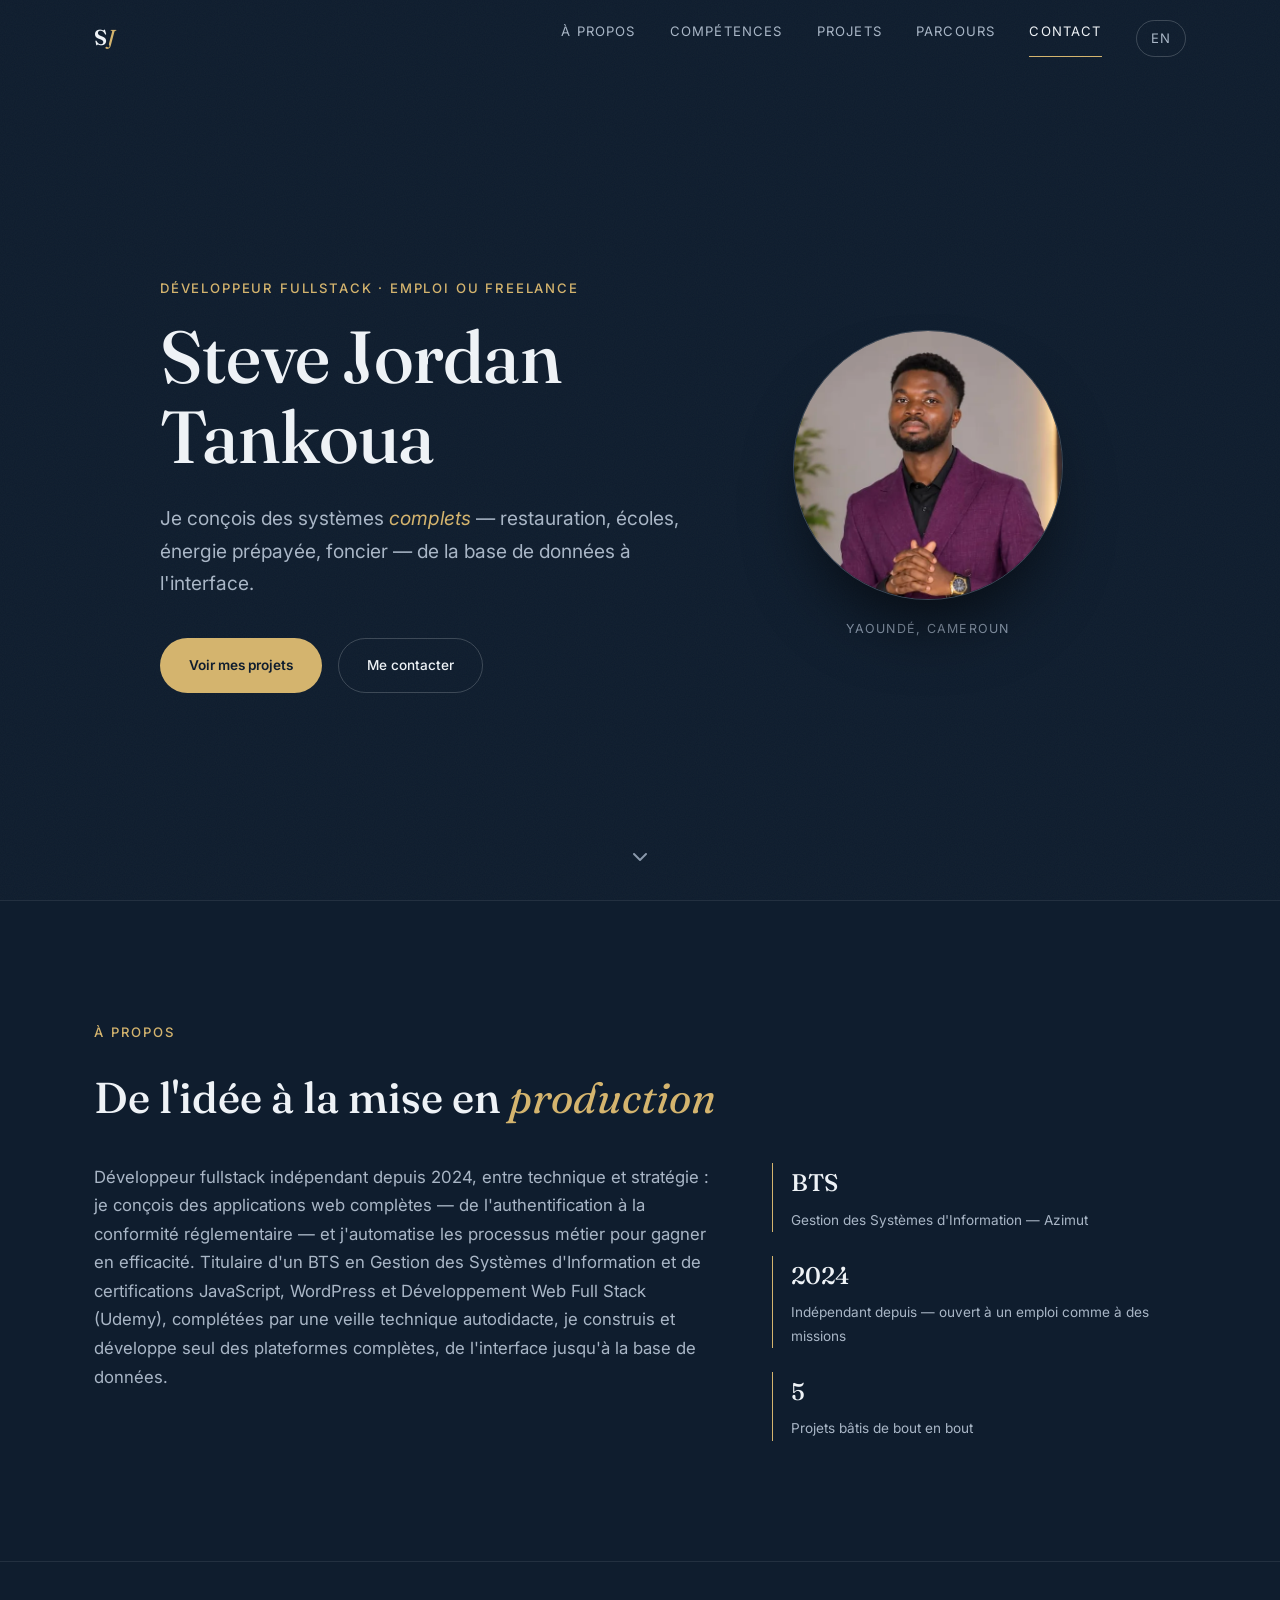
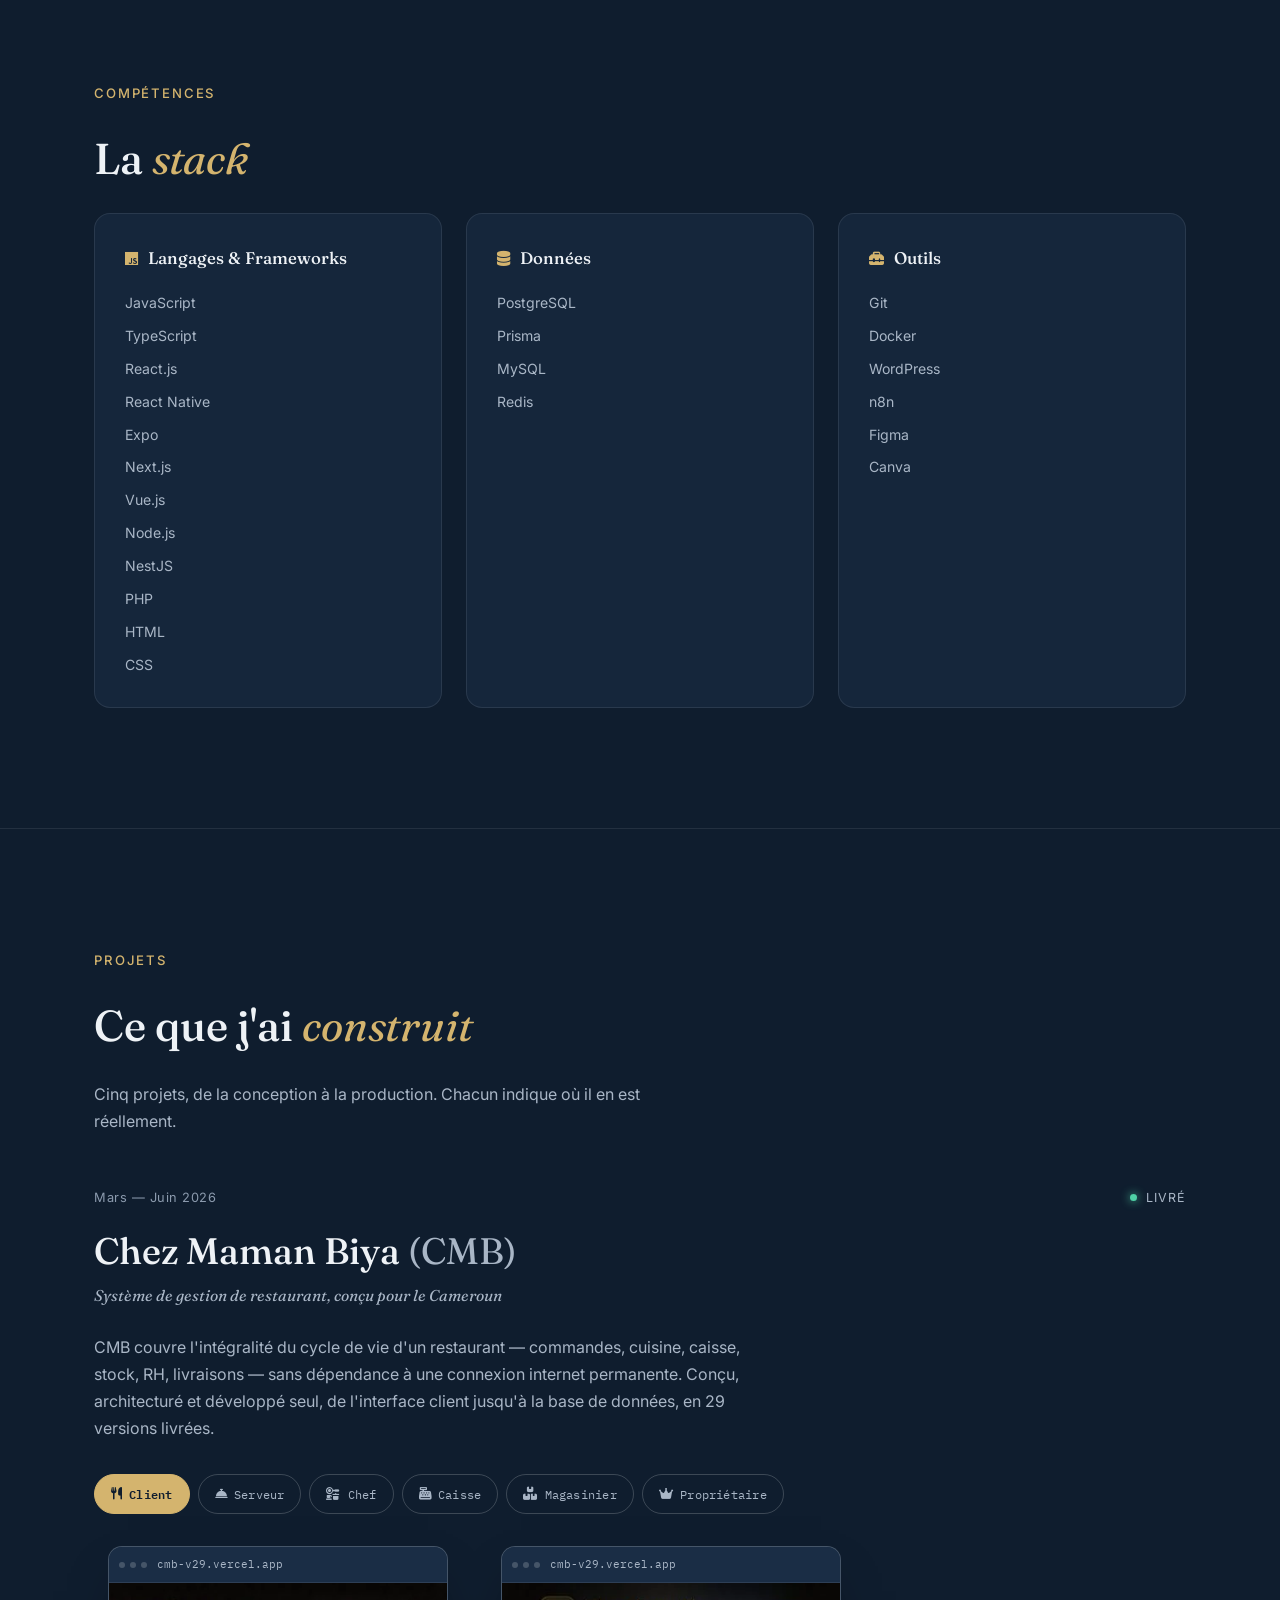
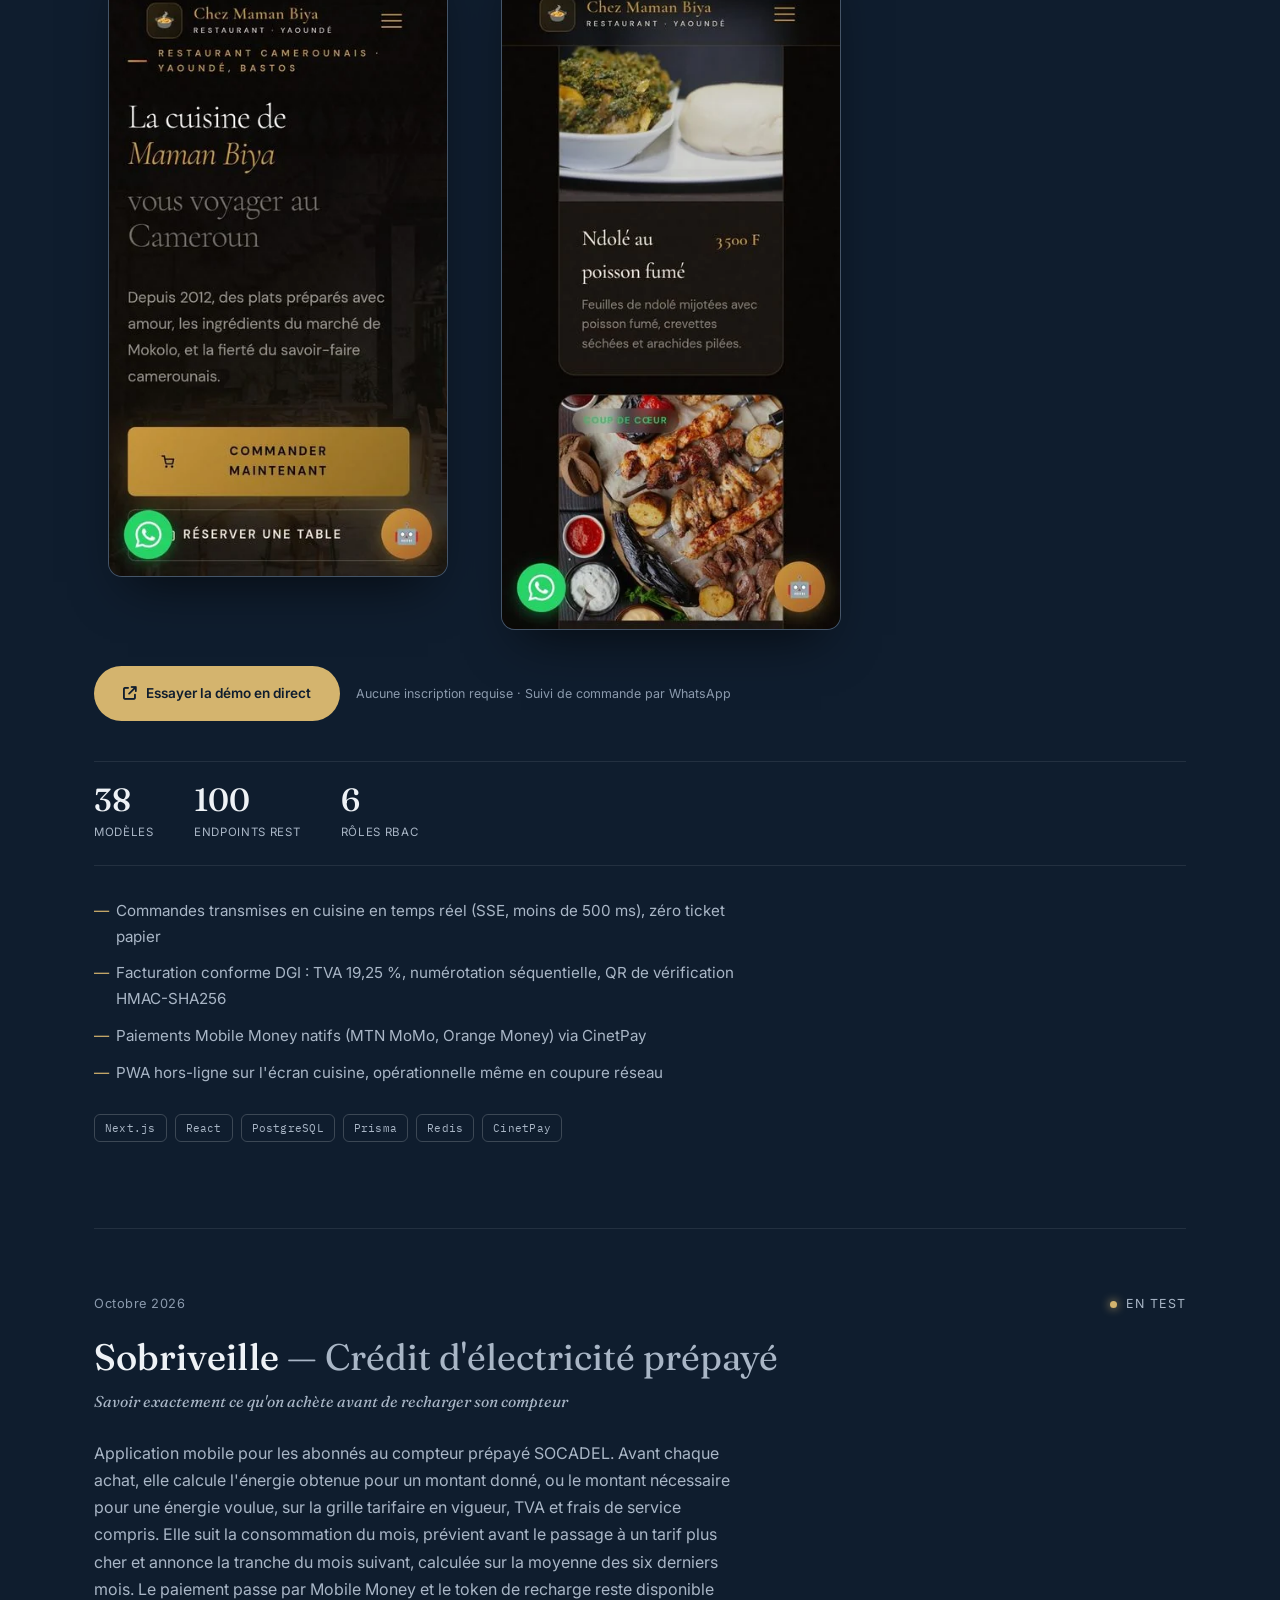
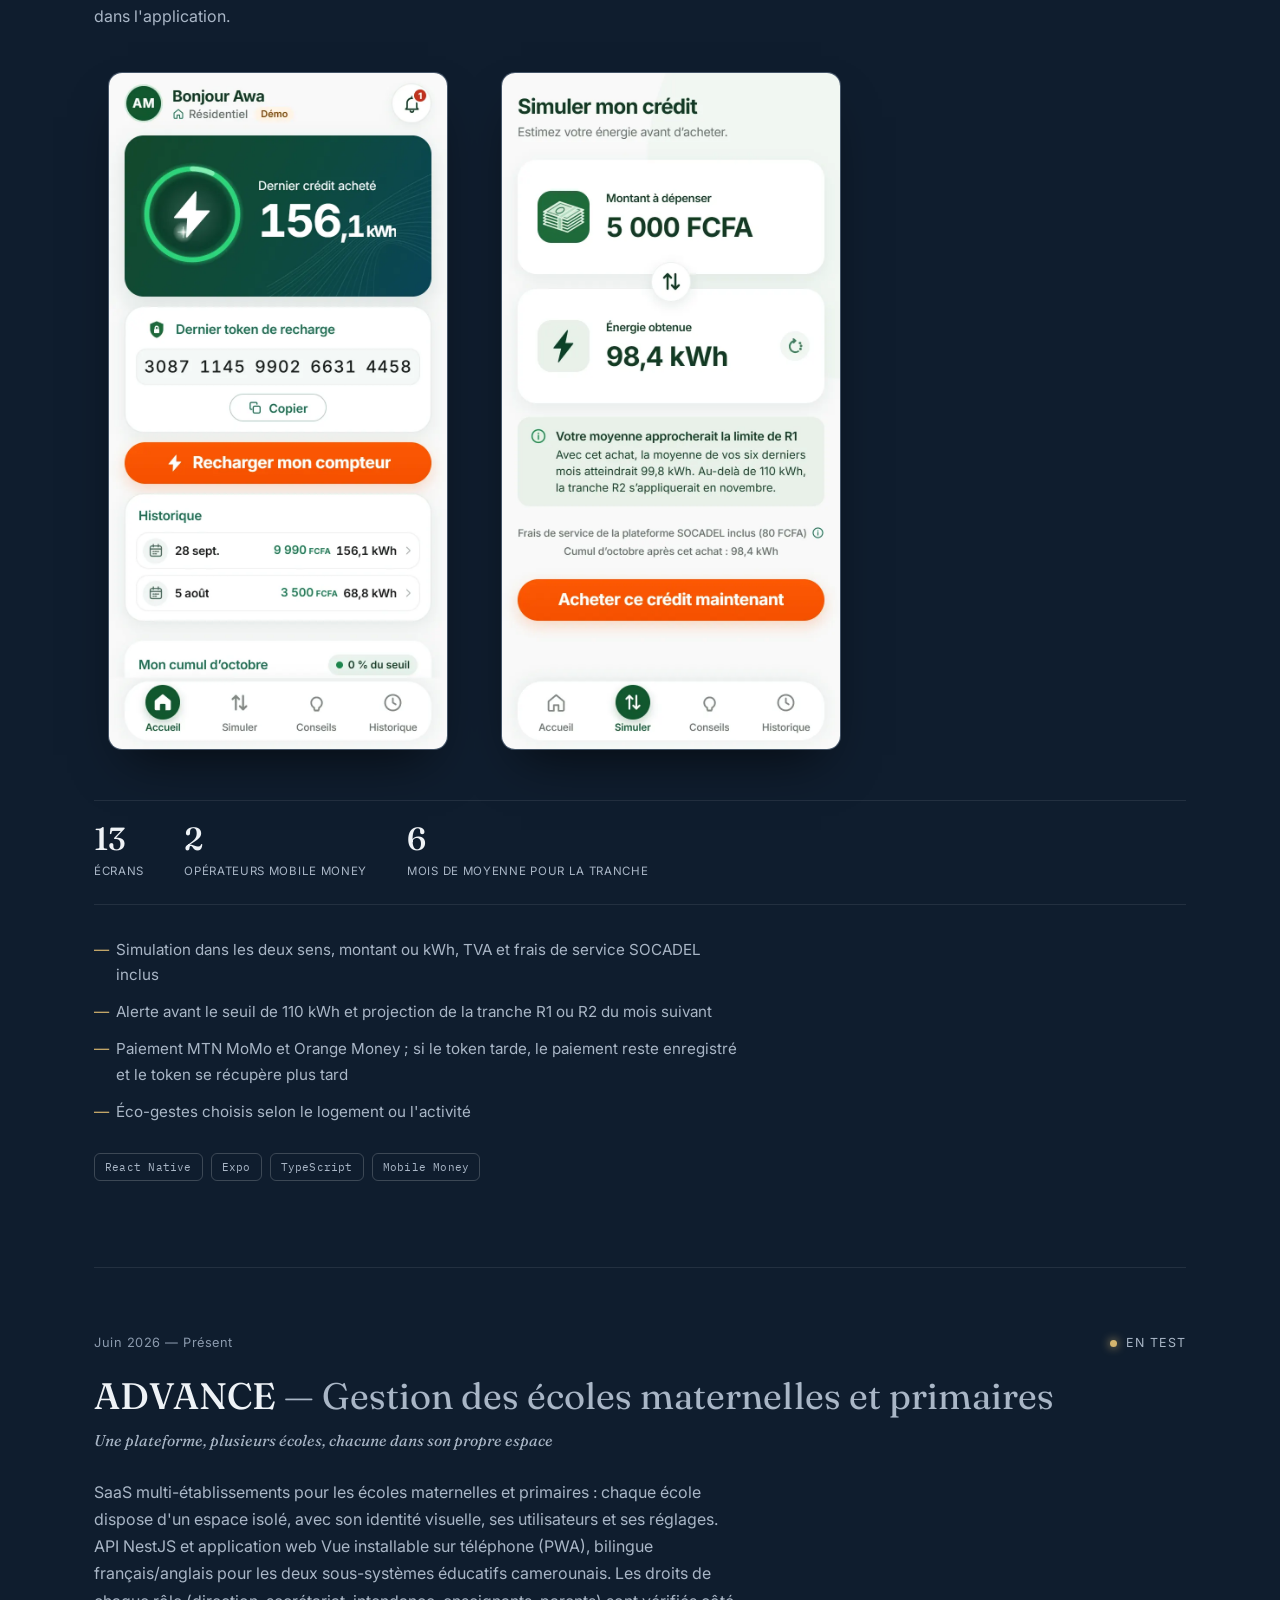
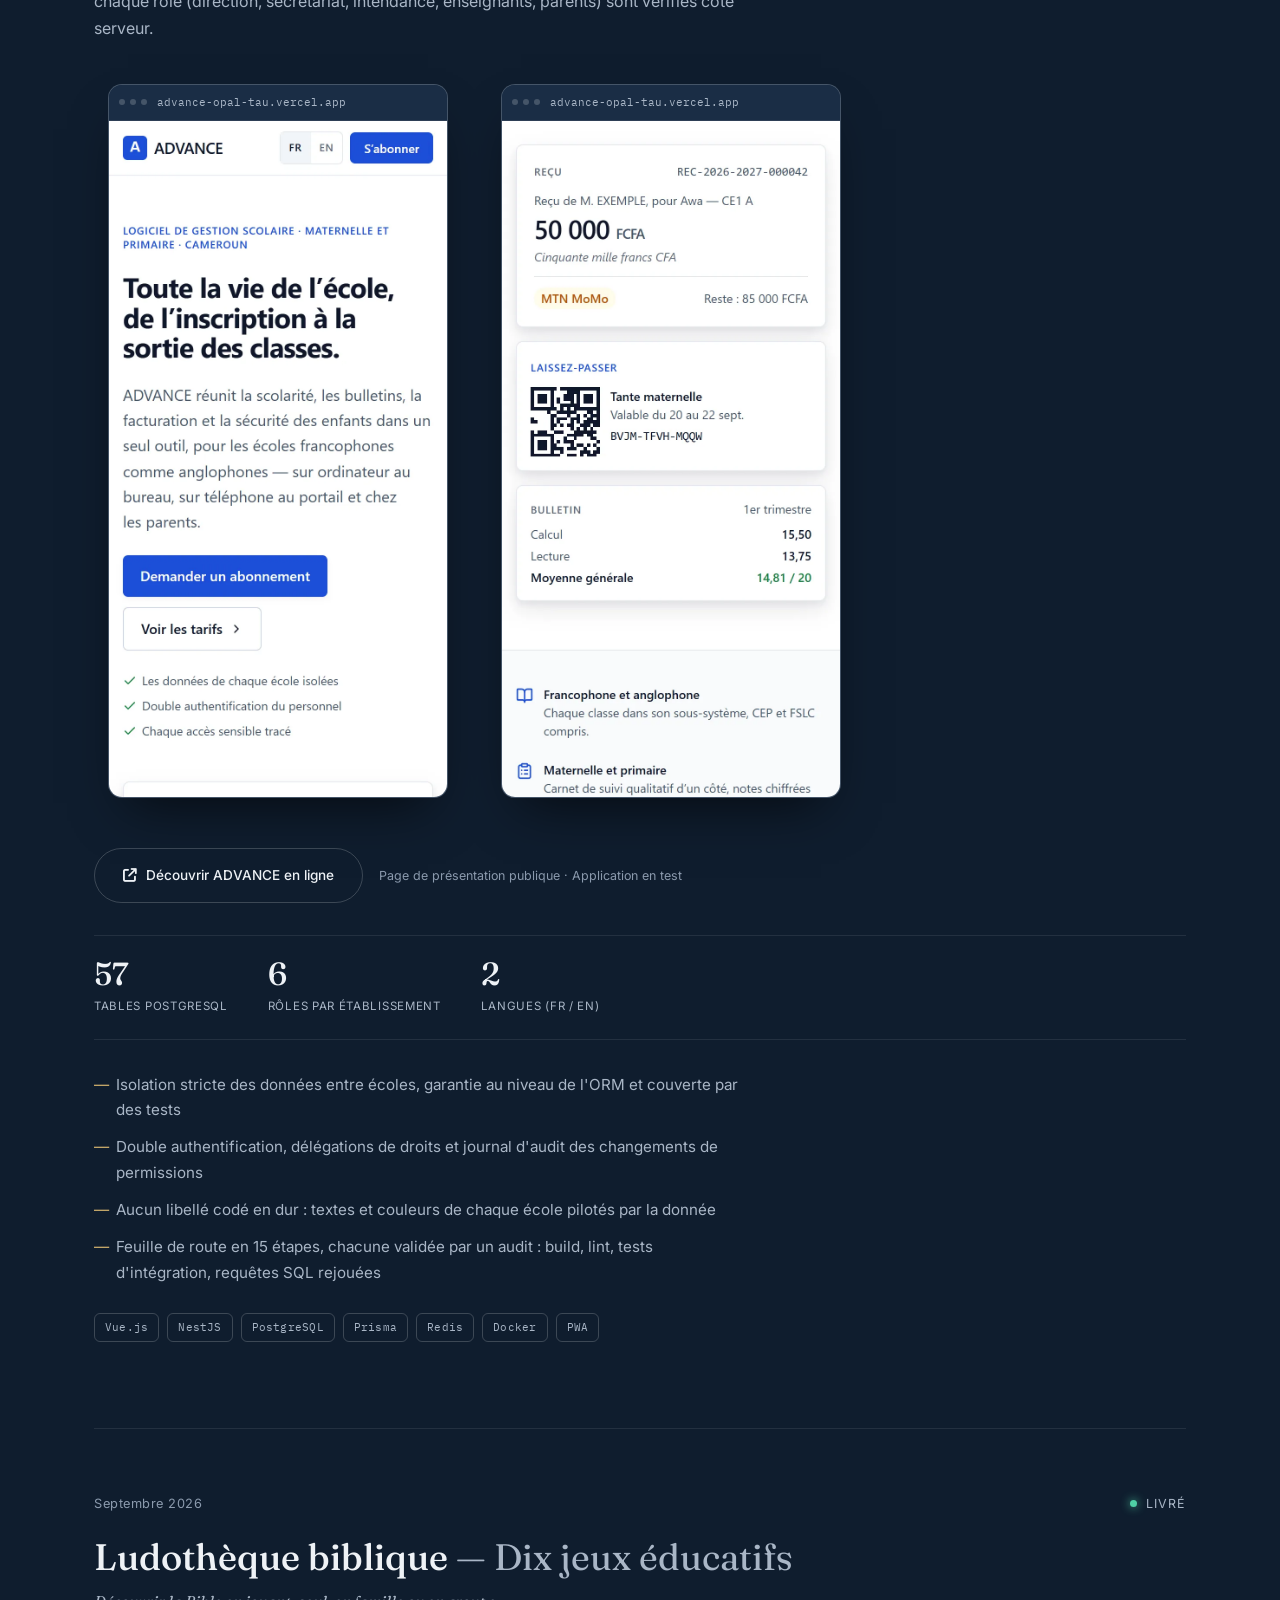
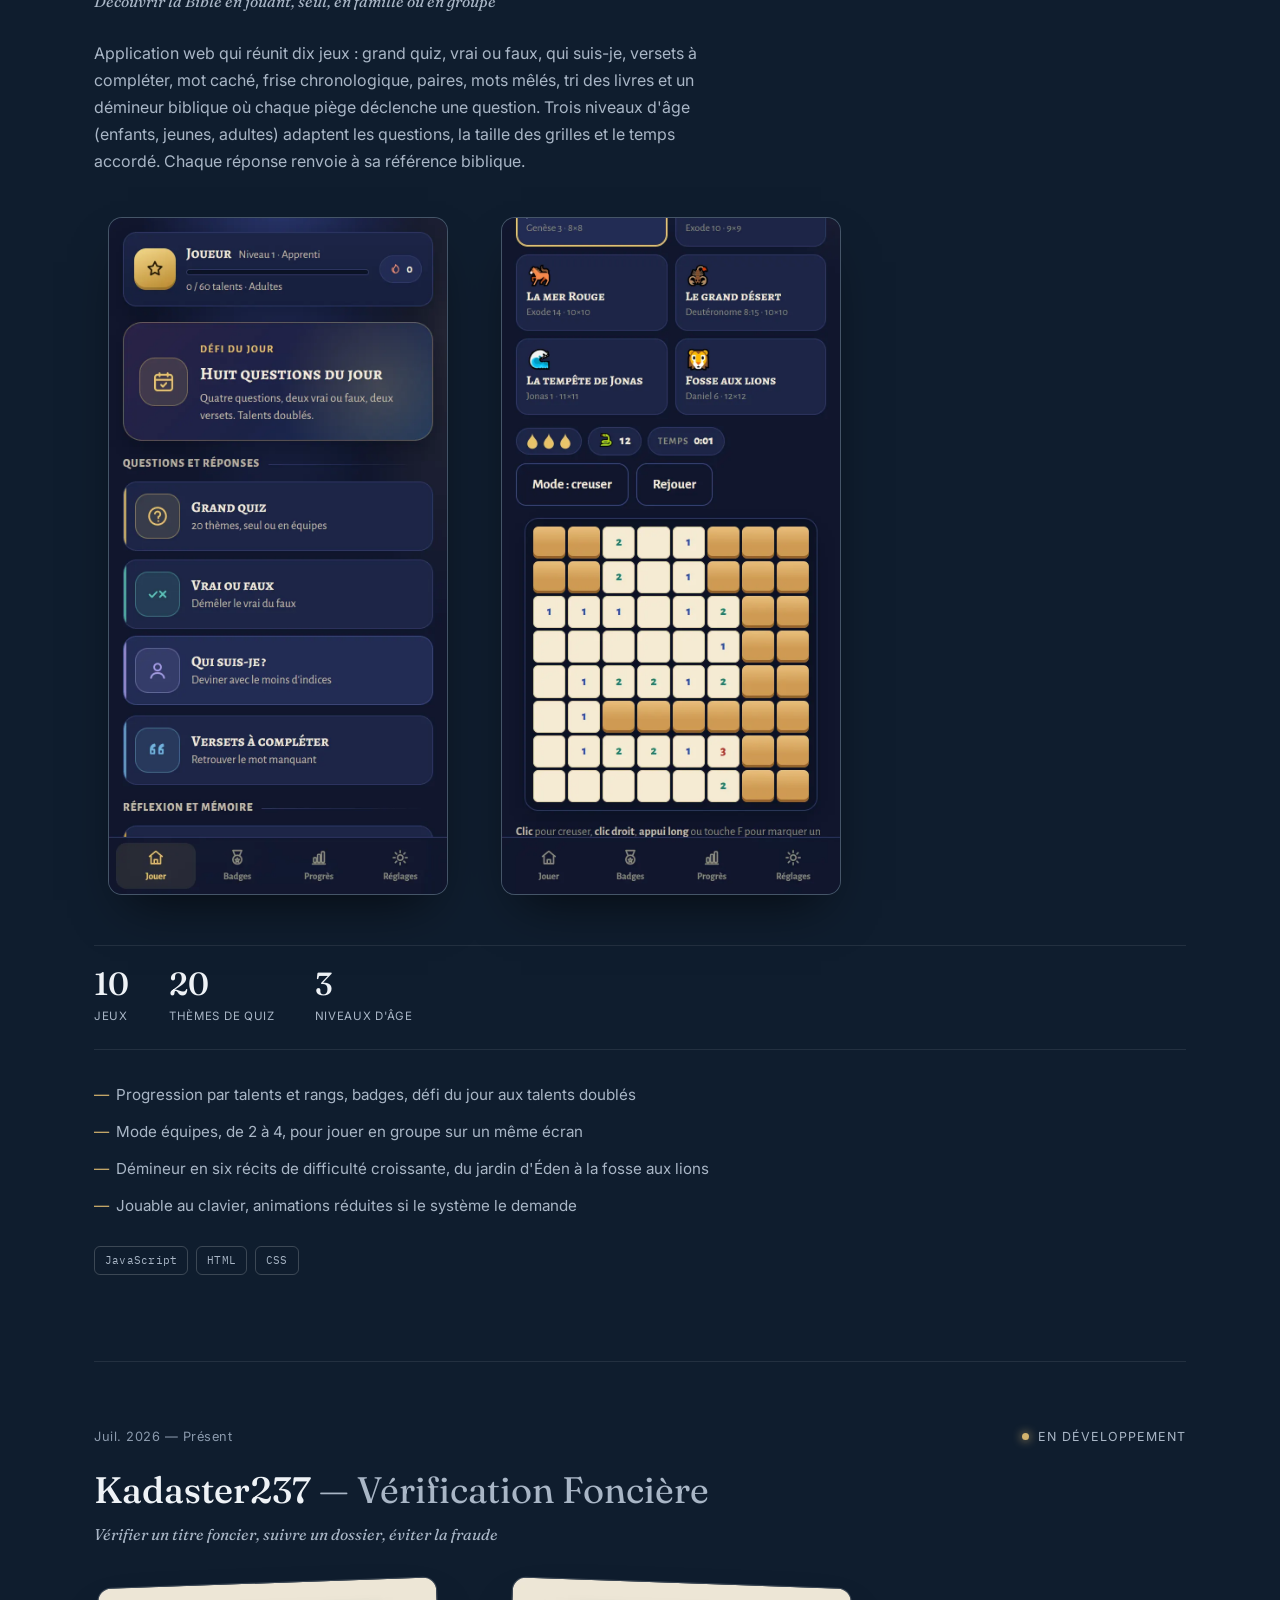
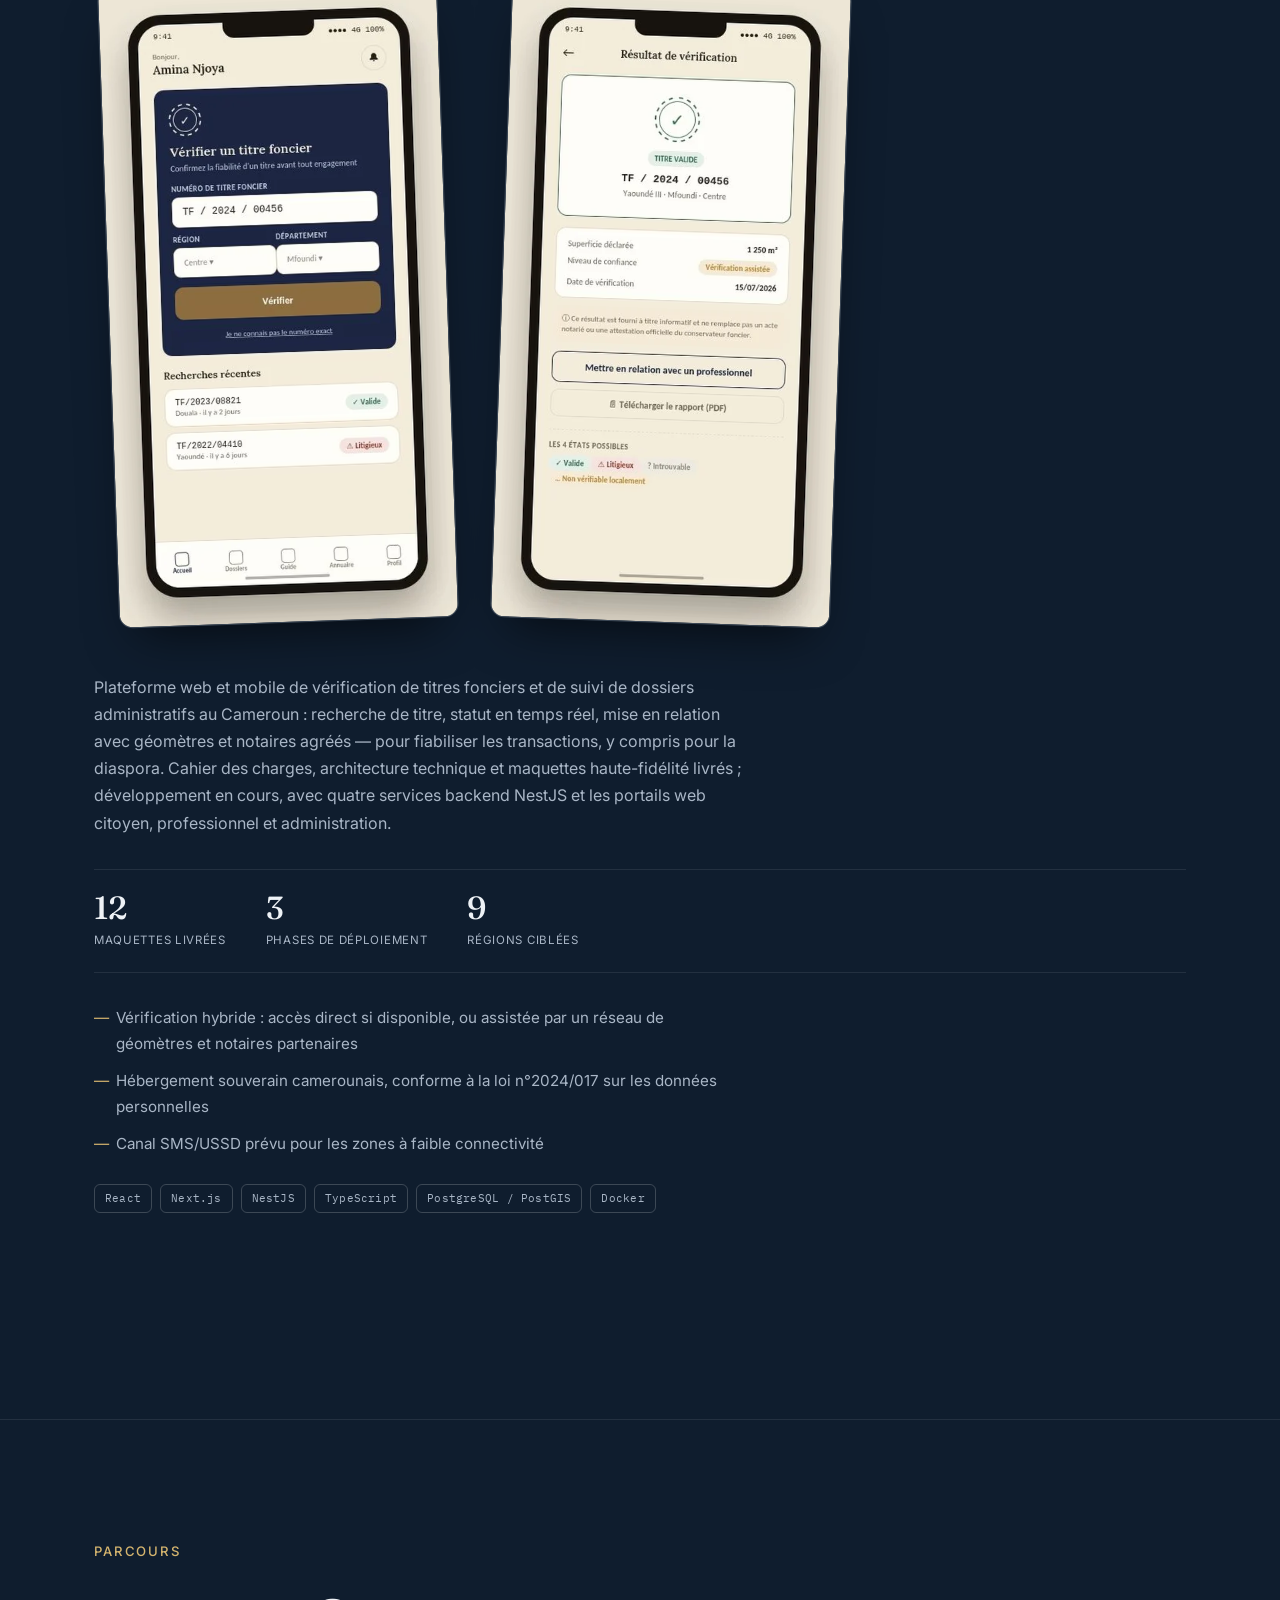
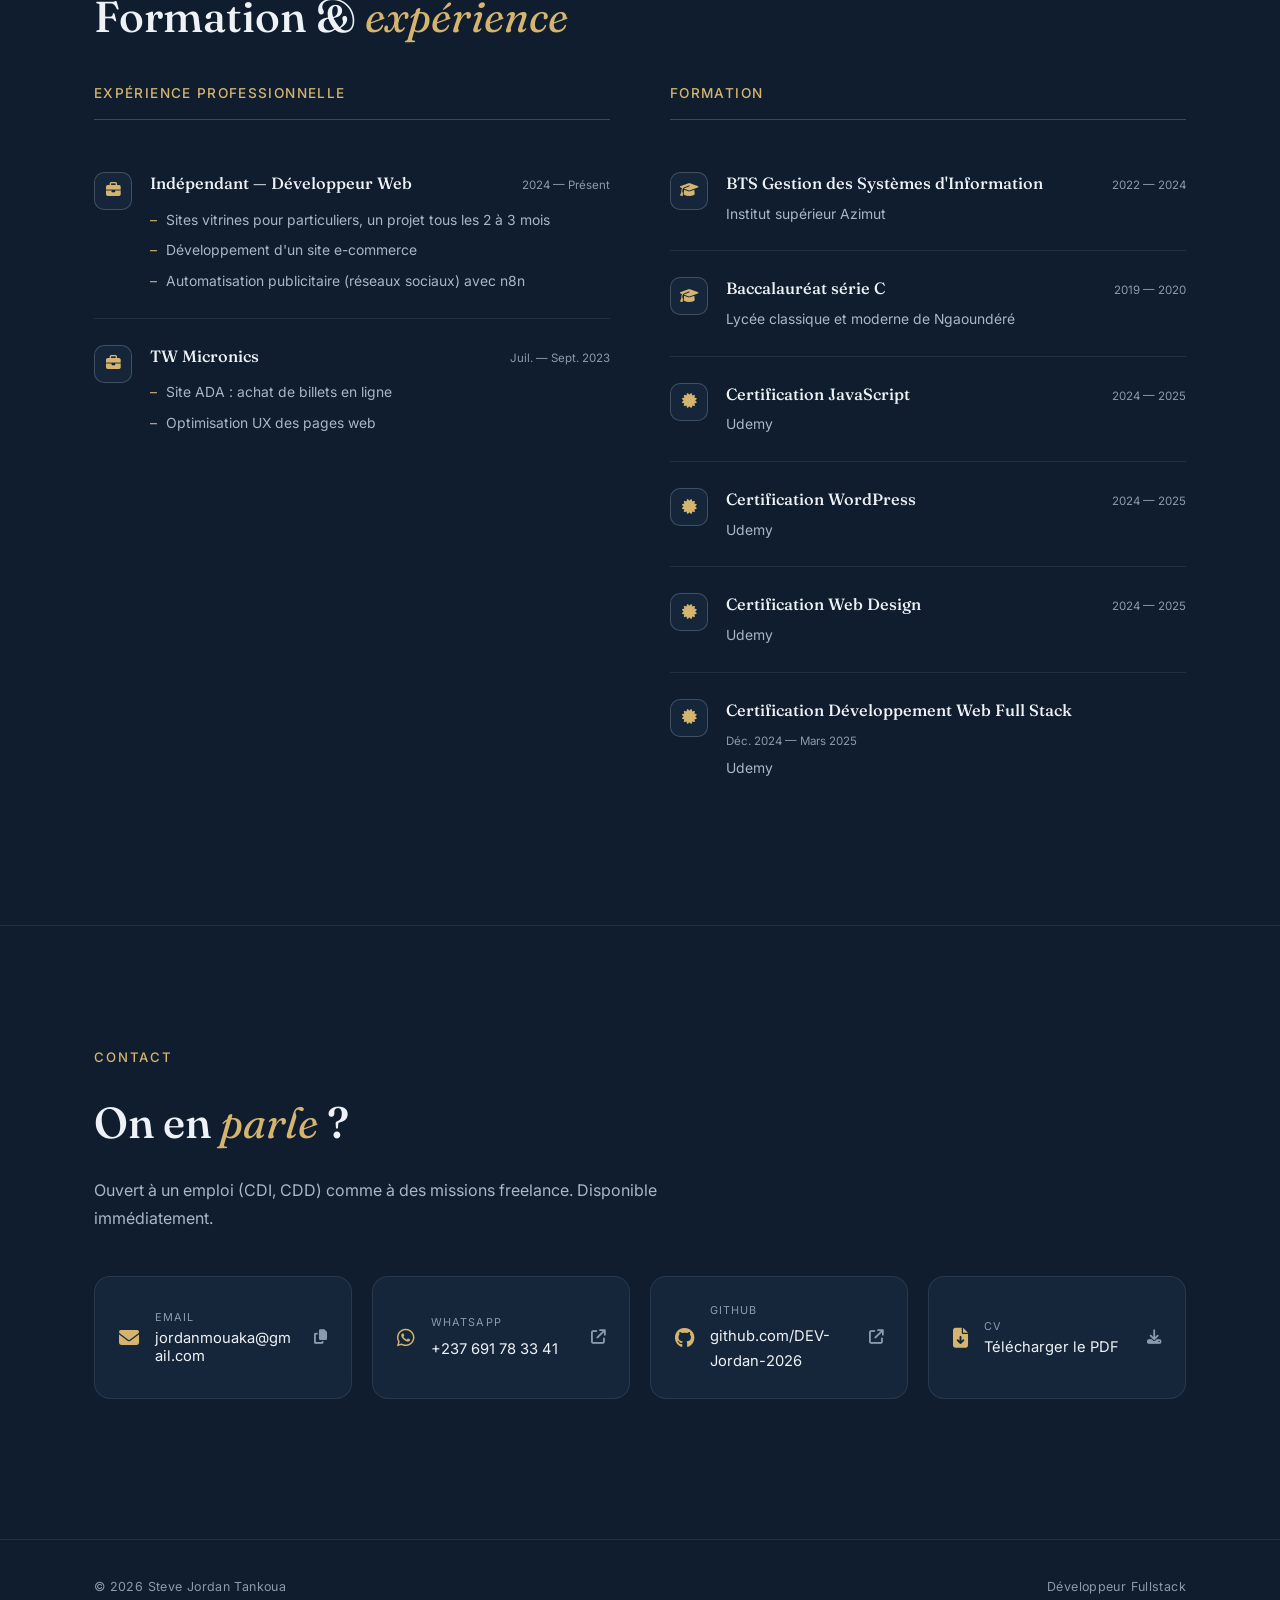
<file: index.html>
<!DOCTYPE html>
<html lang="fr">
<head>
<meta charset="UTF-8" />
<meta name="viewport" content="width=device-width, initial-scale=1.0" />
<meta name="theme-color" content="#0f1d2e" />
<title>Steve Jordan Tankoua — Développeur Fullstack</title>
<meta name="description" content="Portfolio de Steve Jordan Tankoua, développeur fullstack à Yaoundé, ouvert à un emploi comme à des missions freelance — React, Next.js, Node.js, PostgreSQL." />
<link rel="icon" type="image/svg+xml" href="data:image/svg+xml,%3Csvg xmlns='http://www.w3.org/2000/svg' viewBox='0 0 64 64'%3E%3Crect width='64' height='64' rx='14' fill='%230f1d2e'/%3E%3Ctext x='32' y='44' font-family='Georgia,serif' font-size='30' fill='%23d4b46e' text-anchor='middle'%3ESJ%3C/text%3E%3C/svg%3E">
<link rel="canonical" href="https://portfolio-steve-jordan.vercel.app/">
<link rel="alternate" hreflang="fr" href="https://portfolio-steve-jordan.vercel.app/">
<link rel="alternate" hreflang="en" href="https://portfolio-steve-jordan.vercel.app/en.html">
<link rel="alternate" hreflang="x-default" href="https://portfolio-steve-jordan.vercel.app/">
<meta property="og:type" content="website">
<meta property="og:title" content="Steve Jordan Tankoua — Développeur Fullstack">
<meta property="og:description" content="Développeur fullstack à Yaoundé, ouvert à un emploi comme à des missions freelance — React, Next.js, Node.js, PostgreSQL. Découvrez CMB, Sobriveille, ADVANCE et Kadaster237.">
<meta property="og:image" content="https://portfolio-steve-jordan.vercel.app/og-image.jpg">
<meta name="twitter:card" content="summary_large_image">
<meta name="twitter:title" content="Steve Jordan Tankoua — Développeur Fullstack">
<meta name="twitter:description" content="Développeur fullstack à Yaoundé, ouvert à un emploi comme à des missions freelance — React, Next.js, Node.js, PostgreSQL.">
<meta name="twitter:image" content="https://portfolio-steve-jordan.vercel.app/og-image.jpg">
<script type="application/ld+json">
{"@context":"https://schema.org","@type":"Person","name":"Steve Jordan Tankoua","jobTitle":"Développeur Fullstack","address":{"@type":"PostalAddress","addressLocality":"Yaoundé","addressCountry":"CM"},"sameAs":["https://github.com/DEV-Jordan-2026"],"knowsAbout":["React","Next.js","Node.js","PostgreSQL","React Native","TypeScript","Vue.js","NestJS"]}
</script>
<link rel="preload" as="image" href="/assets/img/portrait-2026.webp" fetchpriority="high">
<link rel="preconnect" href="https://fonts.googleapis.com">
<link rel="preconnect" href="https://fonts.gstatic.com" crossorigin>
<link href="https://fonts.googleapis.com/css2?family=Fraunces:ital,wght@0,400;0,500;0,600;1,500&amp;family=IBM+Plex+Mono:wght@400;500&amp;family=Inter:wght@400;500;600;700&amp;display=swap" rel="stylesheet">
<link rel="stylesheet" href="https://cdnjs.cloudflare.com/ajax/libs/font-awesome/6.5.1/css/all.min.css">
<link rel="stylesheet" href="/assets/styles.css">
<noscript><style>.reveal,.reveal-img{opacity:1 !important;transform:none !important;}</style></noscript>
<!-- Le callback doit exister AVANT le chargement de l'API Turnstile.
     Le script est `async` : il peut s'exécuter avant DOMContentLoaded.
     Définir onloadTurnstileCallback plus bas créait une race condition
     qui laissait le bouton CV silencieusement inerte. -->
<script>
  window.__turnstileReady = false;
  window.__onTurnstileReady = null;
  window.onloadTurnstileCallback = function () {
    window.__turnstileReady = true;
    if (typeof window.__onTurnstileReady === 'function') window.__onTurnstileReady();
  };
</script>
<script src="https://challenges.cloudflare.com/turnstile/v0/api.js?onload=onloadTurnstileCallback" async></script>
<script src="/assets/app.js" defer></script>
</head>
<body>

<a class="skip-link" href="#top">Aller au contenu</a>

<div id="progress-bar"></div>

<nav id="nav">
  <div class="nav-inner">
    <a href="#top" class="logo">S<em>J</em></a>
    <button class="nav-toggle" aria-label="Ouvrir le menu" aria-expanded="false" aria-controls="nav-links">
      <i class="fa-solid fa-bars" aria-hidden="true"></i>
    </button>
    <div class="nav-links" id="nav-links">
      <a href="#about">À propos</a>
      <a href="#skills">Compétences</a>
      <a href="#projects">Projets</a>
      <a href="#experience">Parcours</a>
      <a href="#contact">Contact</a>
      <a href="en.html" class="lang-switch">EN</a>
    </div>
  </div>
</nav>

<header class="hero" id="top">
  <div class="container hero-inner">
    <div class="hero-text">
      <p class="eyebrow reveal">Développeur Fullstack · Emploi ou freelance</p>
      <h1 class="reveal">Steve Jordan<br>Tankoua</h1>
      <p class="hero-thesis reveal">Je conçois des systèmes <em>complets</em> — restauration, écoles, énergie prépayée, foncier — de la base de données à l'interface.</p>
      <div class="hero-cta reveal">
        <a href="#projects" class="btn btn-primary">Voir mes projets</a>
        <a href="#contact" class="btn btn-ghost">Me contacter</a>
      </div>
    </div>
    <div class="hero-photo-wrap reveal">
      <div class="hero-photo" id="heroPhoto">
        <img src="/assets/img/portrait-2026.webp" width="560" height="560" fetchpriority="high" decoding="async" alt="Portrait de Steve Jordan Tankoua" />
      </div>
      <p class="hero-photo-caption">Yaoundé, Cameroun</p>
    </div>
  </div>
  <a href="#about" class="scroll-cue" aria-label="Défiler vers le bas"><i class="fa-solid fa-chevron-down" aria-hidden="true"></i></a>
</header>

<section class="section" id="about">
  <div class="container">
    <p class="eyebrow">À propos</p>
    <h2 class="reveal">De l'idée à la mise en <em>production</em></h2>
    <div class="about-grid">
      <p class="reveal about-text">Développeur fullstack indépendant depuis 2024, entre technique et stratégie : je conçois des applications web complètes — de l'authentification à la conformité réglementaire — et j'automatise les processus métier pour gagner en efficacité. Titulaire d'un BTS en Gestion des Systèmes d'Information et de certifications JavaScript, WordPress et Développement Web Full Stack (Udemy), complétées par une veille technique autodidacte, je construis et développe seul des plateformes complètes, de l'interface jusqu'à la base de données.</p>
      <div class="stat-stack reveal">
        <div class="stat"><span class="stat-value">BTS</span><span class="stat-label">Gestion des Systèmes d'Information — Azimut</span></div>
        <div class="stat"><span class="stat-value">2024</span><span class="stat-label">Indépendant depuis — ouvert à un emploi comme à des missions</span></div>
        <div class="stat"><span class="stat-value">5</span><span class="stat-label">Projets bâtis de bout en bout</span></div>
      </div>
    </div>
  </div>
</section>

<section class="section" id="skills">
  <div class="container">
    <p class="eyebrow">Compétences</p>
    <h2 class="reveal">La <em>stack</em></h2>
    <div class="skills-grid">
      <div class="skill-card reveal">
        <h3><i class="fa-brands fa-js" aria-hidden="true"></i> Langages &amp; Frameworks</h3>
        <ul><li>JavaScript</li><li>TypeScript</li><li>React.js</li><li>React Native</li><li>Expo</li><li>Next.js</li><li>Vue.js</li><li>Node.js</li><li>NestJS</li><li>PHP</li><li>HTML</li><li>CSS</li></ul>
      </div>
      <div class="skill-card reveal">
        <h3><i class="fa-solid fa-database" aria-hidden="true"></i> Données</h3>
        <ul><li>PostgreSQL</li><li>Prisma</li><li>MySQL</li><li>Redis</li></ul>
      </div>
      <div class="skill-card reveal">
        <h3><i class="fa-solid fa-toolbox" aria-hidden="true"></i> Outils</h3>
        <ul><li>Git</li><li>Docker</li><li>WordPress</li><li>n8n</li><li>Figma</li><li>Canva</li></ul>
      </div>
    </div>
  </div>
</section>

<section class="section" id="projects">
  <div class="container">
    <p class="eyebrow">Projets</p>
    <h2 class="reveal">Ce que j'ai <em>construit</em></h2>
    <p class="lead reveal">Cinq projets, de la conception à la production. Chacun indique où il en est réellement.</p>

    <div class="projects-list">

      <article class="project reveal" id="cmb">
        <div class="project-head">
          <span class="project-eyebrow">Mars — Juin 2026</span>
          <span class="status"><span class="status-dot dot-live"></span>Livré</span>
        </div>
        <h3 class="project-title">Chez Maman Biya <span>(CMB)</span></h3>
        <p class="project-tagline">Système de gestion de restaurant, conçu pour le Cameroun</p>
        <p class="project-desc">CMB couvre l'intégralité du cycle de vie d'un restaurant — commandes, cuisine, caisse, stock, RH, livraisons — sans dépendance à une connexion internet permanente. Conçu, architecturé et développé seul, de l'interface client jusqu'à la base de données, en 29 versions livrées.</p>
        <div class="project-showcase reveal-img">
          <div class="role-tabs" role="tablist" aria-label="Interfaces de CMB par rôle">
            <button type="button" class="role-tab active" data-role="client" role="tab" id="cmb-tab-client" aria-controls="cmb-panel-client" aria-selected="true" tabindex="0"><i class="fa-solid fa-utensils" aria-hidden="true"></i> Client</button>
            <button type="button" class="role-tab" data-role="serveur" role="tab" id="cmb-tab-serveur" aria-controls="cmb-panel-serveur" aria-selected="false" tabindex="-1"><i class="fa-solid fa-bell-concierge" aria-hidden="true"></i> Serveur</button>
            <button type="button" class="role-tab" data-role="chef" role="tab" id="cmb-tab-chef" aria-controls="cmb-panel-chef" aria-selected="false" tabindex="-1"><i class="fa-solid fa-kitchen-set" aria-hidden="true"></i> Chef</button>
            <button type="button" class="role-tab" data-role="caisse" role="tab" id="cmb-tab-caisse" aria-controls="cmb-panel-caisse" aria-selected="false" tabindex="-1"><i class="fa-solid fa-cash-register" aria-hidden="true"></i> Caisse</button>
            <button type="button" class="role-tab" data-role="stock" role="tab" id="cmb-tab-stock" aria-controls="cmb-panel-stock" aria-selected="false" tabindex="-1"><i class="fa-solid fa-boxes-stacked" aria-hidden="true"></i> Magasinier</button>
            <button type="button" class="role-tab" data-role="owner" role="tab" id="cmb-tab-owner" aria-controls="cmb-panel-owner" aria-selected="false" tabindex="-1"><i class="fa-solid fa-crown" aria-hidden="true"></i> Propriétaire</button>
          </div>
          <div class="project-media" data-role-panel="client" role="tabpanel" id="cmb-panel-client" aria-labelledby="cmb-tab-client">
            <button type="button" class="mock-frame mock-a" data-zoom>
              <span class="frame-bar" aria-hidden="true"><span class="frame-dot"></span><span class="frame-dot"></span><span class="frame-dot"></span><span class="frame-url">cmb-v29.vercel.app</span></span>
              <img src="/assets/img/cmb-client-accueil.webp" width="400" height="701" alt="Page d'accueil du site client CMB, restaurant Chez Maman Biya" loading="lazy" />
            </button>
            <button type="button" class="mock-frame mock-b" data-zoom>
              <span class="frame-bar" aria-hidden="true"><span class="frame-dot"></span><span class="frame-dot"></span><span class="frame-dot"></span><span class="frame-url">cmb-v29.vercel.app</span></span>
              <img src="/assets/img/cmb-client-menu.webp" width="400" height="764" alt="Menu client CMB avec photos des plats, Ndolé au poisson fumé" loading="lazy" />
            </button>
          </div>
          <div class="project-media" data-role-panel="serveur" role="tabpanel" id="cmb-panel-serveur" aria-labelledby="cmb-tab-serveur" hidden>
            <button type="button" class="mock-frame mock-a" data-zoom>
              <span class="frame-bar" aria-hidden="true"><span class="frame-dot"></span><span class="frame-dot"></span><span class="frame-dot"></span><span class="frame-url">cmb-v29.vercel.app</span></span>
              <img src="/assets/img/cmb-serveur-salle.webp" width="400" height="701" alt="Tableau de bord serveur CMB, plan de salle et statut des tables" loading="lazy" />
            </button>
            <button type="button" class="mock-frame mock-b" data-zoom>
              <span class="frame-bar" aria-hidden="true"><span class="frame-dot"></span><span class="frame-dot"></span><span class="frame-dot"></span><span class="frame-url">cmb-v29.vercel.app</span></span>
              <img src="/assets/img/cmb-serveur-plats.webp" width="400" height="701" alt="Vue serveur CMB, disponibilité des plats en temps réel" loading="lazy" />
            </button>
          </div>
          <div class="project-media" data-role-panel="chef" role="tabpanel" id="cmb-panel-chef" aria-labelledby="cmb-tab-chef" hidden>
            <button type="button" class="mock-frame mock-a" data-zoom>
              <span class="frame-bar" aria-hidden="true"><span class="frame-dot"></span><span class="frame-dot"></span><span class="frame-dot"></span><span class="frame-url">cmb-v29.vercel.app</span></span>
              <img src="/assets/img/cmb-chef-cuisine.webp" width="400" height="701" alt="Écran cuisine CMB, suivi des commandes par poste (chaud, froid, grillade, pâtisserie)" loading="lazy" />
            </button>
            <button type="button" class="mock-frame mock-b" data-zoom>
              <span class="frame-bar" aria-hidden="true"><span class="frame-dot"></span><span class="frame-dot"></span><span class="frame-dot"></span><span class="frame-url">cmb-v29.vercel.app</span></span>
              <img src="/assets/img/cmb-chef-rh.webp" width="400" height="701" alt="Espace RH du personnel CMB, checklist d'ouverture et suivi des scores" loading="lazy" />
            </button>
          </div>
          <div class="project-media" data-role-panel="caisse" role="tabpanel" id="cmb-panel-caisse" aria-labelledby="cmb-tab-caisse" hidden>
            <button type="button" class="mock-frame mock-a" data-zoom>
              <span class="frame-bar" aria-hidden="true"><span class="frame-dot"></span><span class="frame-dot"></span><span class="frame-dot"></span><span class="frame-url">cmb-v29.vercel.app</span></span>
              <img src="/assets/img/cmb-caisse-commande.webp" width="400" height="701" alt="Caisse directe CMB, recherche et ajout de plats à la commande" loading="lazy" />
            </button>
            <button type="button" class="mock-frame mock-b" data-zoom>
              <span class="frame-bar" aria-hidden="true"><span class="frame-dot"></span><span class="frame-dot"></span><span class="frame-dot"></span><span class="frame-url">cmb-v29.vercel.app</span></span>
              <img src="/assets/img/cmb-caisse-paiement.webp" width="400" height="764" alt="Caisse CMB, encaissement et choix du mode de paiement" loading="lazy" />
            </button>
          </div>
          <div class="project-media" data-role-panel="stock" role="tabpanel" id="cmb-panel-stock" aria-labelledby="cmb-tab-stock" hidden>
            <button type="button" class="mock-frame mock-a" data-zoom>
              <span class="frame-bar" aria-hidden="true"><span class="frame-dot"></span><span class="frame-dot"></span><span class="frame-dot"></span><span class="frame-url">cmb-v29.vercel.app</span></span>
              <img src="/assets/img/cmb-stock-alerte.webp" width="400" height="701" alt="Tableau de bord magasinier CMB, alerte de rupture de stock" loading="lazy" />
            </button>
            <button type="button" class="mock-frame mock-b" data-zoom>
              <span class="frame-bar" aria-hidden="true"><span class="frame-dot"></span><span class="frame-dot"></span><span class="frame-dot"></span><span class="frame-url">cmb-v29.vercel.app</span></span>
              <img src="/assets/img/cmb-stock-sante.webp" width="400" height="764" alt="Vue magasinier CMB, indicateur de santé globale du stock" loading="lazy" />
            </button>
          </div>
          <div class="project-media" data-role-panel="owner" role="tabpanel" id="cmb-panel-owner" aria-labelledby="cmb-tab-owner" hidden>
            <button type="button" class="mock-frame mock-a" data-zoom>
              <span class="frame-bar" aria-hidden="true"><span class="frame-dot"></span><span class="frame-dot"></span><span class="frame-dot"></span><span class="frame-url">cmb-v29.vercel.app</span></span>
              <img src="/assets/img/cmb-owner-equipe.webp" width="400" height="764" alt="Gestion d'équipe CMB, rôles et permissions de chaque membre du personnel" loading="lazy" />
            </button>
            <button type="button" class="mock-frame mock-b" data-zoom>
              <span class="frame-bar" aria-hidden="true"><span class="frame-dot"></span><span class="frame-dot"></span><span class="frame-dot"></span><span class="frame-url">cmb-v29.vercel.app</span></span>
              <img src="/assets/img/cmb-owner-dashboard.webp" width="400" height="764" alt="Tableau de bord propriétaire CMB, chiffre d'affaires et livreurs en temps réel" loading="lazy" />
            </button>
          </div>
          <div class="showcase-cta">
            <a href="https://cmb-v29.vercel.app" target="_blank" rel="noopener noreferrer" data-demo="cmb" aria-label="Ouvrir la démo en direct de Chez Maman Biya dans un nouvel onglet" class="btn btn-primary">
              <i class="fa-solid fa-arrow-up-right-from-square" aria-hidden="true"></i> Essayer la démo en direct
            </a>
            <span class="showcase-cta-note">Aucune inscription requise · Suivi de commande par WhatsApp</span>
          </div>
        </div>
        <div class="project-stats">
          <div class="pstat"><strong data-count="38">0</strong><span>Modèles</span></div>
          <div class="pstat"><strong data-count="100">0</strong><span>Endpoints REST</span></div>
          <div class="pstat"><strong data-count="6">0</strong><span>Rôles RBAC</span></div>
        </div>
        <ul class="project-features">
          <li>Commandes transmises en cuisine en temps réel (SSE, moins de 500 ms), zéro ticket papier</li>
          <li>Facturation conforme DGI : TVA 19,25 %, numérotation séquentielle, QR de vérification HMAC-SHA256</li>
          <li>Paiements Mobile Money natifs (MTN MoMo, Orange Money) via CinetPay</li>
          <li>PWA hors-ligne sur l'écran cuisine, opérationnelle même en coupure réseau</li>
        </ul>
        <ul class="tags"><li>Next.js</li><li>React</li><li>PostgreSQL</li><li>Prisma</li><li>Redis</li><li>CinetPay</li></ul>
      </article>

      <article class="project reveal" id="sobriveille">
        <div class="project-head">
          <span class="project-eyebrow">Octobre 2026</span>
          <span class="status"><span class="status-dot dot-dev"></span>En test</span>
        </div>
        <h3 class="project-title">Sobriveille <span>— Crédit d'électricité prépayé</span></h3>
        <p class="project-tagline">Savoir exactement ce qu'on achète avant de recharger son compteur</p>
        <p class="project-desc">Application mobile pour les abonnés au compteur prépayé SOCADEL. Avant chaque achat, elle calcule l'énergie obtenue pour un montant donné, ou le montant nécessaire pour une énergie voulue, sur la grille tarifaire en vigueur, TVA et frais de service compris. Elle suit la consommation du mois, prévient avant le passage à un tarif plus cher et annonce la tranche du mois suivant, calculée sur la moyenne des six derniers mois. Le paiement passe par Mobile Money et le token de recharge reste disponible dans l'application.</p>
        <div class="project-media reveal-img">
          <button type="button" class="mock-frame mock-a" data-zoom>
            <img src="/assets/img/sobriveille-accueil.webp" width="780" height="1560" alt="Accueil de Sobriveille : dernier crédit acheté en kWh, token de recharge et historique des achats" loading="lazy" />
          </button>
          <button type="button" class="mock-frame mock-b" data-zoom>
            <img src="/assets/img/sobriveille-simuler.webp" width="780" height="1560" alt="Simulateur Sobriveille : 5 000 FCFA donnent 98,4 kWh, avec une alerte sur la limite de la tranche R1" loading="lazy" />
          </button>
        </div>
        <div class="project-stats">
          <div class="pstat"><strong data-count="13">0</strong><span>Écrans</span></div>
          <div class="pstat"><strong data-count="2">0</strong><span>Opérateurs Mobile Money</span></div>
          <div class="pstat"><strong data-count="6">0</strong><span>Mois de moyenne pour la tranche</span></div>
        </div>
        <ul class="project-features">
          <li>Simulation dans les deux sens, montant ou kWh, TVA et frais de service SOCADEL inclus</li>
          <li>Alerte avant le seuil de 110 kWh et projection de la tranche R1 ou R2 du mois suivant</li>
          <li>Paiement MTN MoMo et Orange Money ; si le token tarde, le paiement reste enregistré et le token se récupère plus tard</li>
          <li>Éco-gestes choisis selon le logement ou l'activité</li>
        </ul>
        <ul class="tags"><li>React Native</li><li>Expo</li><li>TypeScript</li><li>Mobile Money</li></ul>
      </article>

      <article class="project reveal" id="advance">
        <div class="project-head">
          <span class="project-eyebrow">Juin 2026 — Présent</span>
          <span class="status"><span class="status-dot dot-dev"></span>En test</span>
        </div>
        <h3 class="project-title">ADVANCE <span>— Gestion des écoles maternelles et primaires</span></h3>
        <p class="project-tagline">Une plateforme, plusieurs écoles, chacune dans son propre espace</p>
        <p class="project-desc">SaaS multi-établissements pour les écoles maternelles et primaires : chaque école dispose d'un espace isolé, avec son identité visuelle, ses utilisateurs et ses réglages. API NestJS et application web Vue installable sur téléphone (PWA), bilingue français/anglais pour les deux sous-systèmes éducatifs camerounais. Les droits de chaque rôle (direction, secrétariat, intendance, enseignants, parents) sont vérifiés côté serveur.</p>
        <div class="project-media reveal-img">
          <button type="button" class="mock-frame mock-a" data-zoom>
            <span class="frame-bar" aria-hidden="true"><span class="frame-dot"></span><span class="frame-dot"></span><span class="frame-dot"></span><span class="frame-url">advance-opal-tau.vercel.app</span></span>
            <img src="/assets/img/advance-accueil.webp" width="780" height="1560" alt="Page d'accueil en ligne d'ADVANCE : logiciel de gestion scolaire pour la maternelle et le primaire au Cameroun" loading="lazy" />
          </button>
          <button type="button" class="mock-frame mock-b" data-zoom>
            <span class="frame-bar" aria-hidden="true"><span class="frame-dot"></span><span class="frame-dot"></span><span class="frame-dot"></span><span class="frame-url">advance-opal-tau.vercel.app</span></span>
            <img src="/assets/img/advance-documents.webp" width="780" height="1560" alt="Documents produits par ADVANCE : reçu de paiement MTN MoMo, laissez-passer QR pour la sortie des classes et bulletin trimestriel" loading="lazy" />
          </button>
        </div>
        <div class="showcase-cta">
          <a href="https://advance-opal-tau.vercel.app/decouvrir" target="_blank" rel="noopener noreferrer" aria-label="Ouvrir la page de présentation d'ADVANCE dans un nouvel onglet" class="btn btn-ghost">
            <i class="fa-solid fa-arrow-up-right-from-square" aria-hidden="true"></i> Découvrir ADVANCE en ligne
          </a>
          <span class="showcase-cta-note">Page de présentation publique · Application en test</span>
        </div>
        <div class="project-stats">
          <div class="pstat"><strong data-count="57">0</strong><span>Tables PostgreSQL</span></div>
          <div class="pstat"><strong data-count="6">0</strong><span>Rôles par établissement</span></div>
          <div class="pstat"><strong data-count="2">0</strong><span>Langues (FR / EN)</span></div>
        </div>
        <ul class="project-features">
          <li>Isolation stricte des données entre écoles, garantie au niveau de l'ORM et couverte par des tests</li>
          <li>Double authentification, délégations de droits et journal d'audit des changements de permissions</li>
          <li>Aucun libellé codé en dur : textes et couleurs de chaque école pilotés par la donnée</li>
          <li>Feuille de route en 15 étapes, chacune validée par un audit : build, lint, tests d'intégration, requêtes SQL rejouées</li>
        </ul>
        <ul class="tags"><li>Vue.js</li><li>NestJS</li><li>PostgreSQL</li><li>Prisma</li><li>Redis</li><li>Docker</li><li>PWA</li></ul>
      </article>

      <article class="project reveal" id="ludotheque">
        <div class="project-head">
          <span class="project-eyebrow">Septembre 2026</span>
          <span class="status"><span class="status-dot dot-live"></span>Livré</span>
        </div>
        <h3 class="project-title">Ludothèque biblique <span>— Dix jeux éducatifs</span></h3>
        <p class="project-tagline">Découvrir la Bible en jouant, seul, en famille ou en groupe</p>
        <p class="project-desc">Application web qui réunit dix jeux : grand quiz, vrai ou faux, qui suis-je, versets à compléter, mot caché, frise chronologique, paires, mots mêlés, tri des livres et un démineur biblique où chaque piège déclenche une question. Trois niveaux d'âge (enfants, jeunes, adultes) adaptent les questions, la taille des grilles et le temps accordé. Chaque réponse renvoie à sa référence biblique.</p>
        <div class="project-media reveal-img">
          <button type="button" class="mock-frame mock-a" data-zoom>
            <img src="/assets/img/ludo-accueil.webp" width="780" height="1560" alt="Accueil de la Ludothèque biblique : profil du joueur, défi du jour et liste des jeux" loading="lazy" />
          </button>
          <button type="button" class="mock-frame mock-b" data-zoom>
            <img src="/assets/img/ludo-demineur.webp" width="780" height="1560" alt="Démineur biblique : choix du récit, du jardin d'Éden à la fosse aux lions, et grille en cours de partie" loading="lazy" />
          </button>
        </div>
        <div class="project-stats">
          <div class="pstat"><strong data-count="10">0</strong><span>Jeux</span></div>
          <div class="pstat"><strong data-count="20">0</strong><span>Thèmes de quiz</span></div>
          <div class="pstat"><strong data-count="3">0</strong><span>Niveaux d'âge</span></div>
        </div>
        <ul class="project-features">
          <li>Progression par talents et rangs, badges, défi du jour aux talents doublés</li>
          <li>Mode équipes, de 2 à 4, pour jouer en groupe sur un même écran</li>
          <li>Démineur en six récits de difficulté croissante, du jardin d'Éden à la fosse aux lions</li>
          <li>Jouable au clavier, animations réduites si le système le demande</li>
        </ul>
        <ul class="tags"><li>JavaScript</li><li>HTML</li><li>CSS</li></ul>
      </article>


      <article class="project reveal" id="kadaster237">
        <div class="project-head">
          <span class="project-eyebrow">Juil. 2026 — Présent</span>
          <span class="status"><span class="status-dot dot-dev"></span>En développement</span>
        </div>
        <h3 class="project-title">Kadaster237 <span>— Vérification Foncière</span></h3>
        <p class="project-tagline">Vérifier un titre foncier, suivre un dossier, éviter la fraude</p>
        <div class="project-media reveal-img">
          <button type="button" class="mock mock-a" data-zoom><img src="/assets/img/kadaster-recherche.webp" width="440" height="832" alt="Maquette — recherche de titre foncier, Kadaster237" loading="lazy" /></button>
          <button type="button" class="mock mock-b" data-zoom><img src="/assets/img/kadaster-resultat.webp" width="440" height="832" alt="Maquette — résultat de vérification, Kadaster237" loading="lazy" /></button>
        </div>
        <p class="project-desc">Plateforme web et mobile de vérification de titres fonciers et de suivi de dossiers administratifs au Cameroun : recherche de titre, statut en temps réel, mise en relation avec géomètres et notaires agréés — pour fiabiliser les transactions, y compris pour la diaspora. Cahier des charges, architecture technique et maquettes haute-fidélité livrés ; développement en cours, avec quatre services backend NestJS et les portails web citoyen, professionnel et administration.</p>
        <div class="project-stats">
          <div class="pstat"><strong data-count="13">0</strong><span>Maquettes livrées</span></div>
          <div class="pstat"><strong data-count="4">0</strong><span>Phases de déploiement</span></div>
          <div class="pstat"><strong data-count="10">0</strong><span>Régions ciblées</span></div>
        </div>
        <ul class="project-features">
          <li>Vérification hybride : accès direct si disponible, ou assistée par un réseau de géomètres et notaires partenaires</li>
          <li>Hébergement souverain camerounais, conforme à la loi n°2024/017 sur les données personnelles</li>
          <li>Canal SMS/USSD prévu pour les zones à faible connectivité</li>
        </ul>
        <ul class="tags"><li>React</li><li>Next.js</li><li>NestJS</li><li>TypeScript</li><li>PostgreSQL / PostGIS</li><li>Docker</li></ul>
      </article>

    </div>
  </div>
</section>

<section class="section" id="experience">
  <div class="container">
    <p class="eyebrow">Parcours</p>
    <h2 class="reveal">Formation &amp; <em>expérience</em></h2>
    <div class="parcours-grid">
      <div class="reveal">
        <p class="parcours-heading">Expérience professionnelle</p>
        <div class="timeline">
          <div class="timeline-item">
            <i class="fa-solid fa-briefcase" aria-hidden="true"></i>
            <div>
              <div class="timeline-top"><h4>Indépendant — Développeur Web</h4><span>2024 — Présent</span></div>
              <ul>
                <li>Sites vitrines pour particuliers, un projet tous les 2 à 3 mois</li>
                <li>Développement d'un site e-commerce</li>
                <li>Automatisation publicitaire (réseaux sociaux) avec n8n</li>
              </ul>
            </div>
          </div>
          <div class="timeline-item">
            <i class="fa-solid fa-briefcase" aria-hidden="true"></i>
            <div>
              <div class="timeline-top"><h4>TW Micronics</h4><span>Juil. — Sept. 2023</span></div>
              <ul>
                <li>Site ADA : achat de billets en ligne</li>
                <li>Optimisation UX des pages web</li>
              </ul>
            </div>
          </div>
        </div>
      </div>
      <div class="reveal">
        <p class="parcours-heading">Formation</p>
        <div class="timeline">
          <div class="timeline-item">
            <i class="fa-solid fa-graduation-cap" aria-hidden="true"></i>
            <div>
              <div class="timeline-top"><h4>BTS Gestion des Systèmes d'Information</h4><span>2022 — 2024</span></div>
              <p>Institut supérieur Azimut</p>
            </div>
          </div>
          <div class="timeline-item">
            <i class="fa-solid fa-graduation-cap" aria-hidden="true"></i>
            <div>
              <div class="timeline-top"><h4>Baccalauréat série C</h4><span>2019 — 2020</span></div>
              <p>Lycée classique et moderne de Ngaoundéré</p>
            </div>
          </div>
          <div class="timeline-item">
            <i class="fa-solid fa-certificate" aria-hidden="true"></i>
            <div>
              <div class="timeline-top"><h4>Certification JavaScript</h4><span>2024 — 2025</span></div>
              <p>Udemy</p>
            </div>
          </div>
          <div class="timeline-item">
            <i class="fa-solid fa-certificate" aria-hidden="true"></i>
            <div>
              <div class="timeline-top"><h4>Certification WordPress</h4><span>2024 — 2025</span></div>
              <p>Udemy</p>
            </div>
          </div>
          <div class="timeline-item">
            <i class="fa-solid fa-certificate" aria-hidden="true"></i>
            <div>
              <div class="timeline-top"><h4>Certification Web Design</h4><span>2024 — 2025</span></div>
              <p>Udemy</p>
            </div>
          </div>
          <div class="timeline-item">
            <i class="fa-solid fa-certificate" aria-hidden="true"></i>
            <div>
              <div class="timeline-top"><h4>Certification Développement Web Full Stack</h4><span>Déc. 2024 — Mars 2025</span></div>
              <p>Udemy</p>
            </div>
          </div>
        </div>
      </div>
    </div>
  </div>
</section>

<section class="section" id="contact">
  <div class="container">
    <p class="eyebrow">Contact</p>
    <h2 class="reveal">On en <em>parle</em> ?</h2>
    <p class="lead reveal">Ouvert à un emploi (CDI, CDD) comme à des missions freelance. Disponible immédiatement.</p>
    <div class="contact-grid">
      <button class="contact-card reveal copy-email" type="button">
        <i class="fa-solid fa-envelope" aria-hidden="true"></i>
        <div><span class="contact-label">Email</span><span class="contact-value" data-email>···</span></div>
        <i class="fa-solid fa-copy copy-icon" aria-hidden="true"></i>
      </button>
      <a class="contact-card reveal" data-whatsapp href="#" target="_blank" rel="noopener">
        <i class="fa-brands fa-whatsapp" aria-hidden="true"></i>
        <div><span class="contact-label">WhatsApp</span><span class="contact-value" data-phone>···</span></div>
        <i class="fa-solid fa-arrow-up-right-from-square copy-icon" aria-hidden="true"></i>
      </a>
      <a class="contact-card reveal" href="https://github.com/DEV-Jordan-2026" target="_blank" rel="noopener">
        <i class="fa-brands fa-github" aria-hidden="true"></i>
        <div><span class="contact-label">GitHub</span><span class="contact-value">github.com/DEV-Jordan-2026</span></div>
        <i class="fa-solid fa-arrow-up-right-from-square copy-icon" aria-hidden="true"></i>
      </a>
      <button class="contact-card reveal" type="button" data-cv-download>
        <i class="fa-solid fa-file-arrow-down" aria-hidden="true"></i>
        <div><span class="contact-label">CV</span><span class="contact-value" data-cv-label>Télécharger le PDF</span></div>
        <i class="fa-solid fa-download copy-icon" aria-hidden="true"></i>
      </button>
      <div id="turnstile-cv"></div>
    </div>
  </div>
</section>

<footer>
  <div class="container footer-inner">
    <span>© 2026 Steve Jordan Tankoua</span>
    <span>Développeur Fullstack</span>
  </div>
</footer>

<div class="toast" id="toast">Email copié !</div>

</body>
</html>
</file>
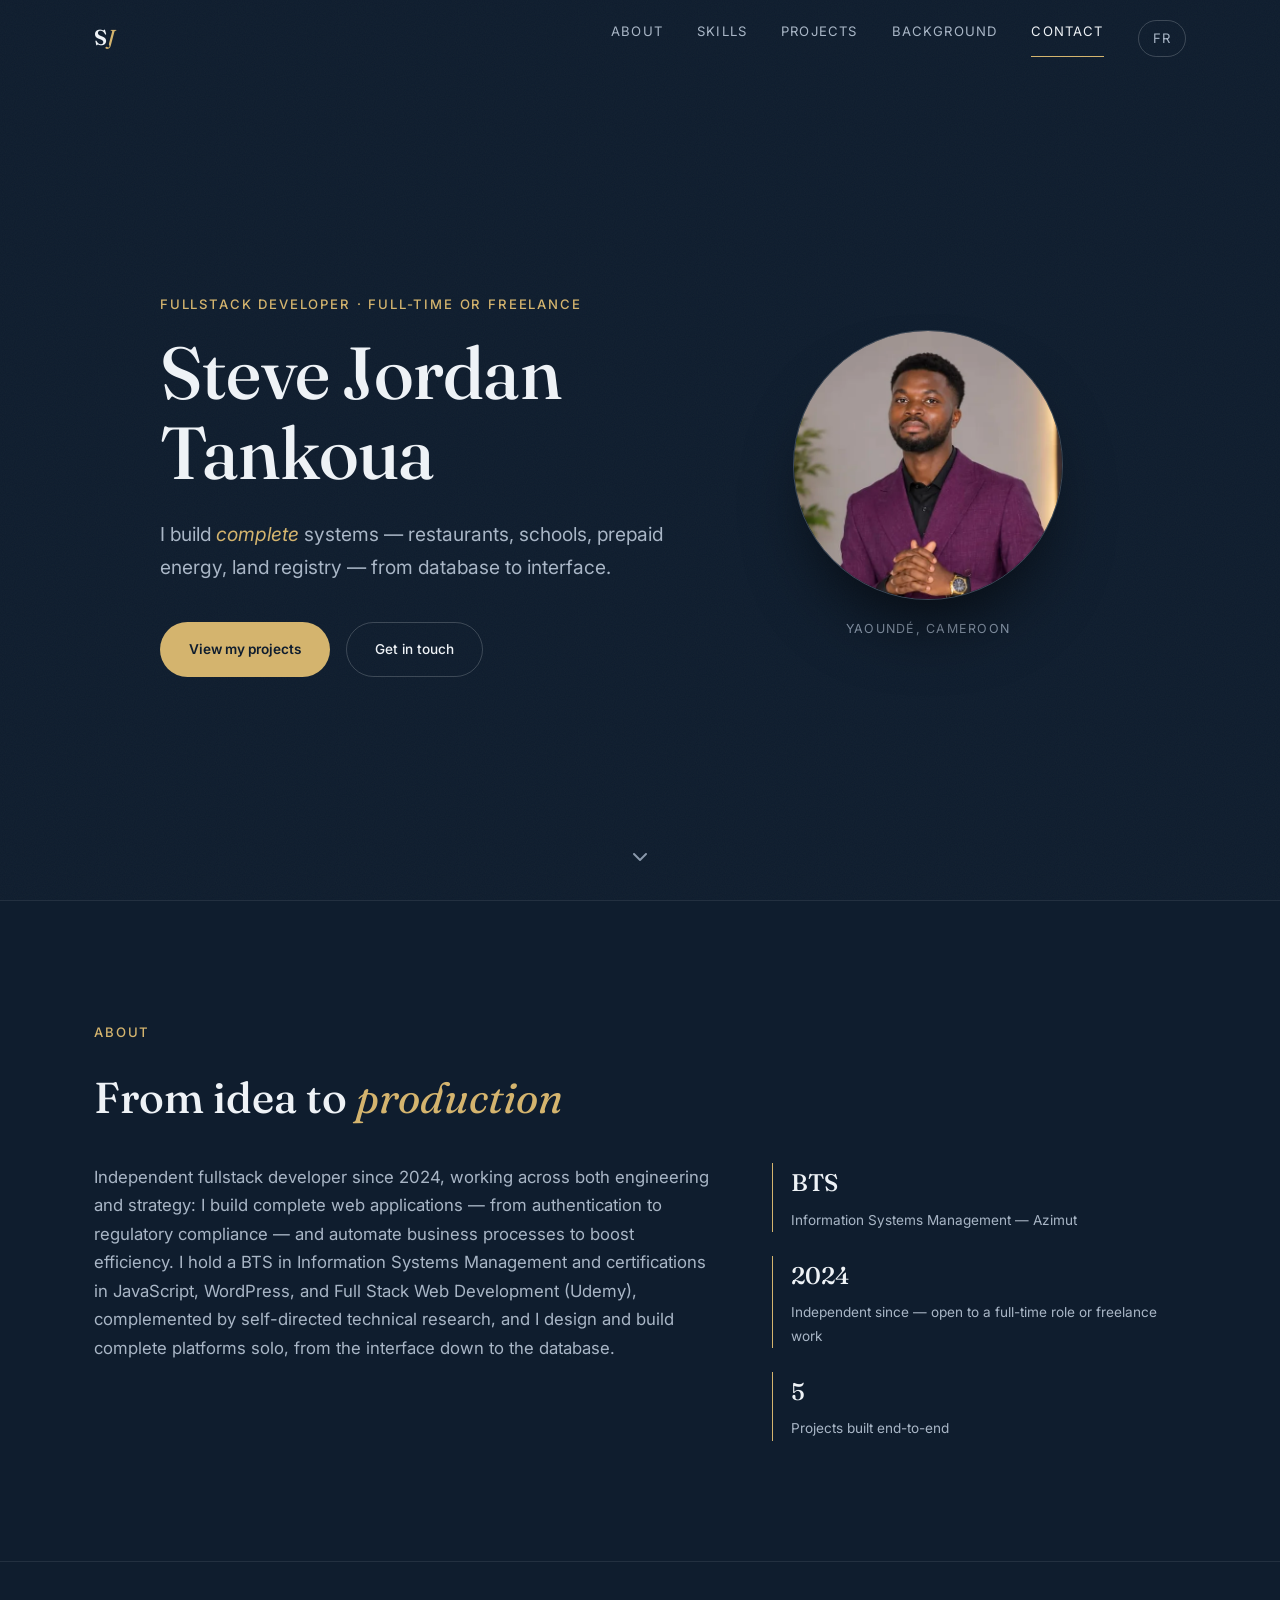
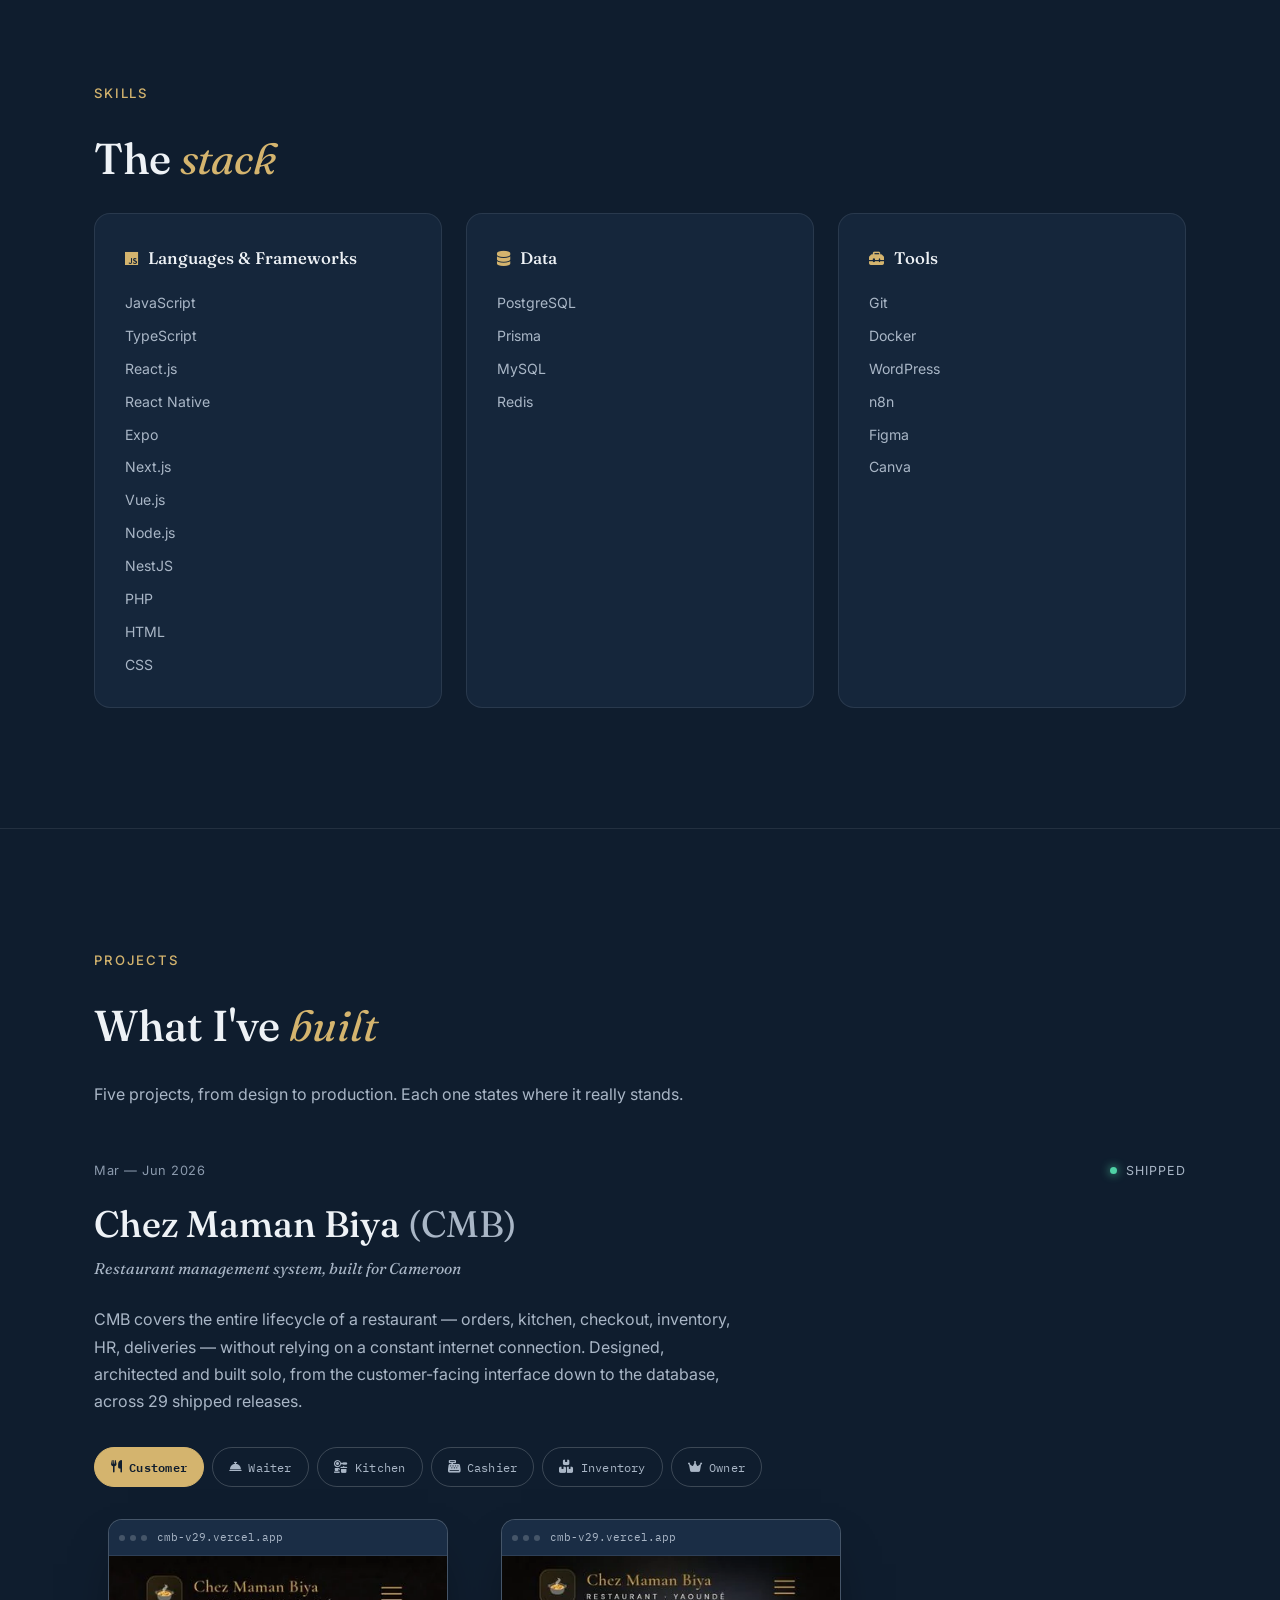
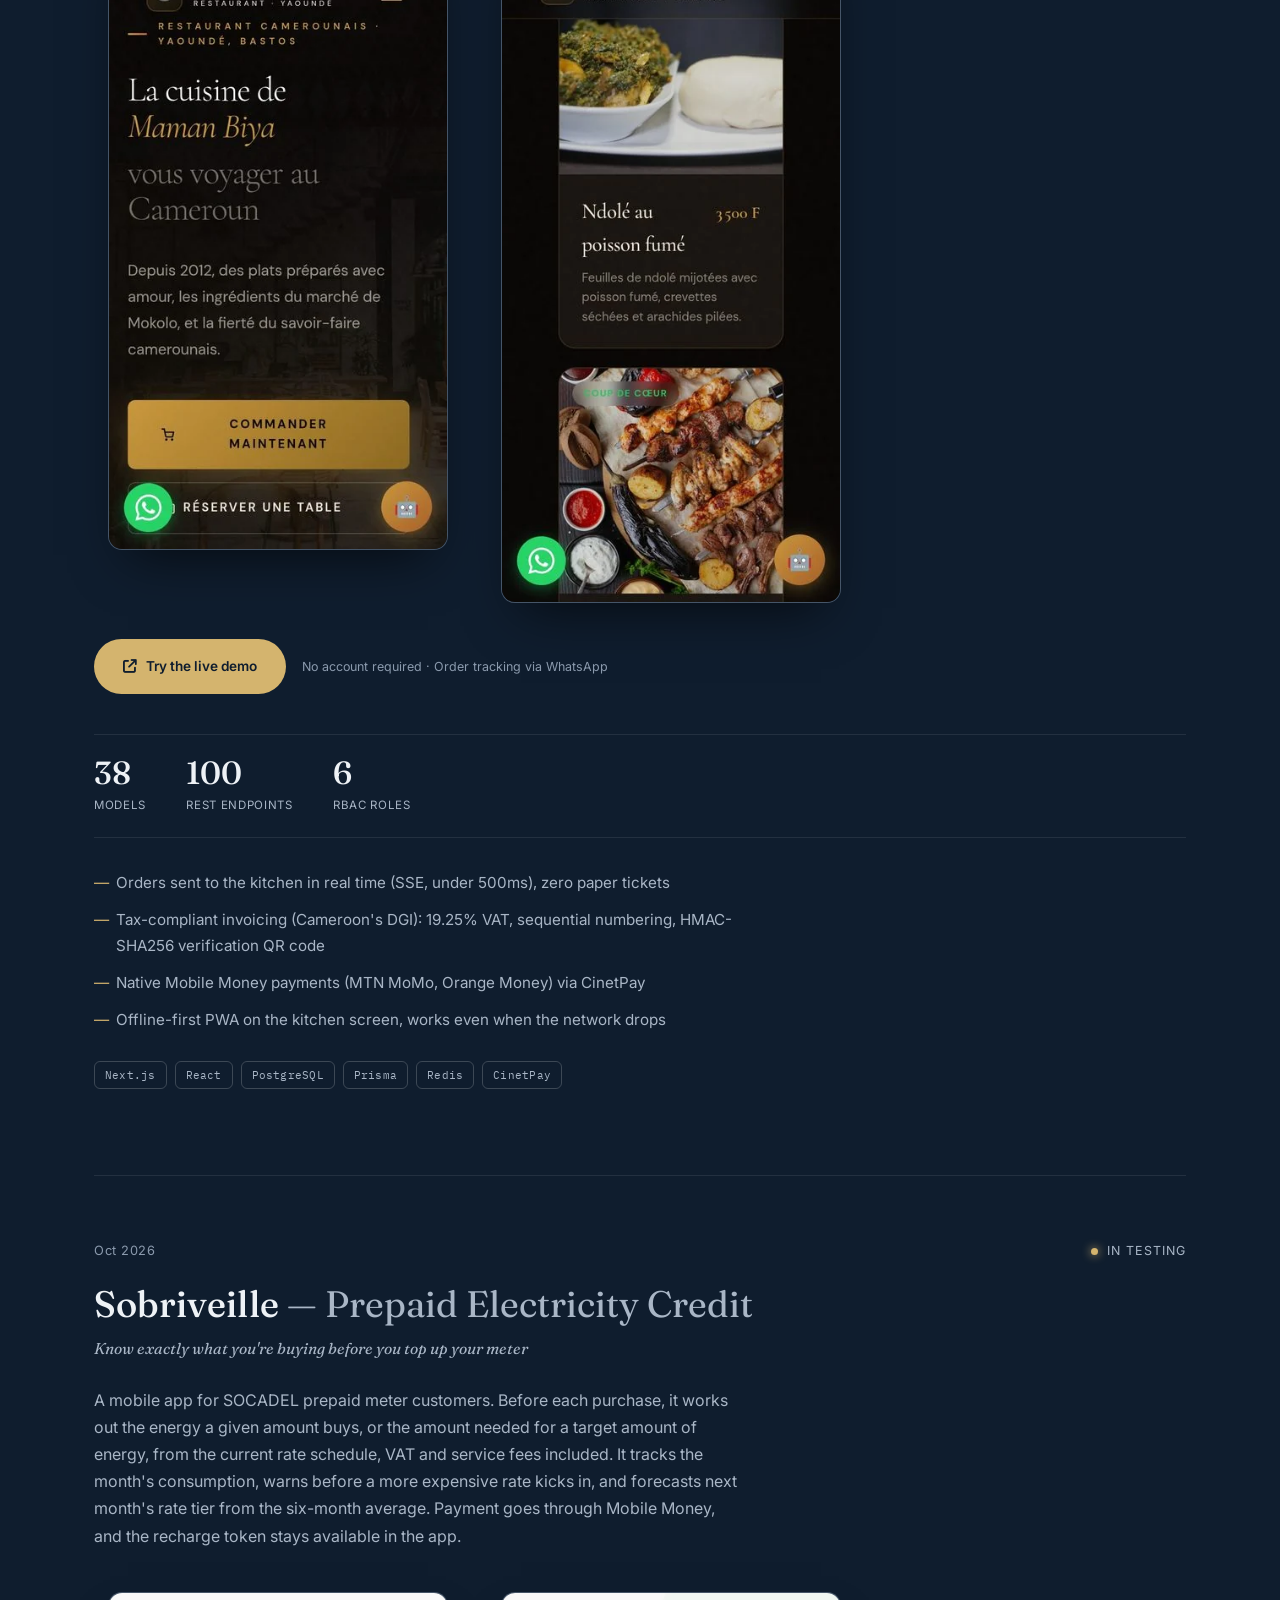
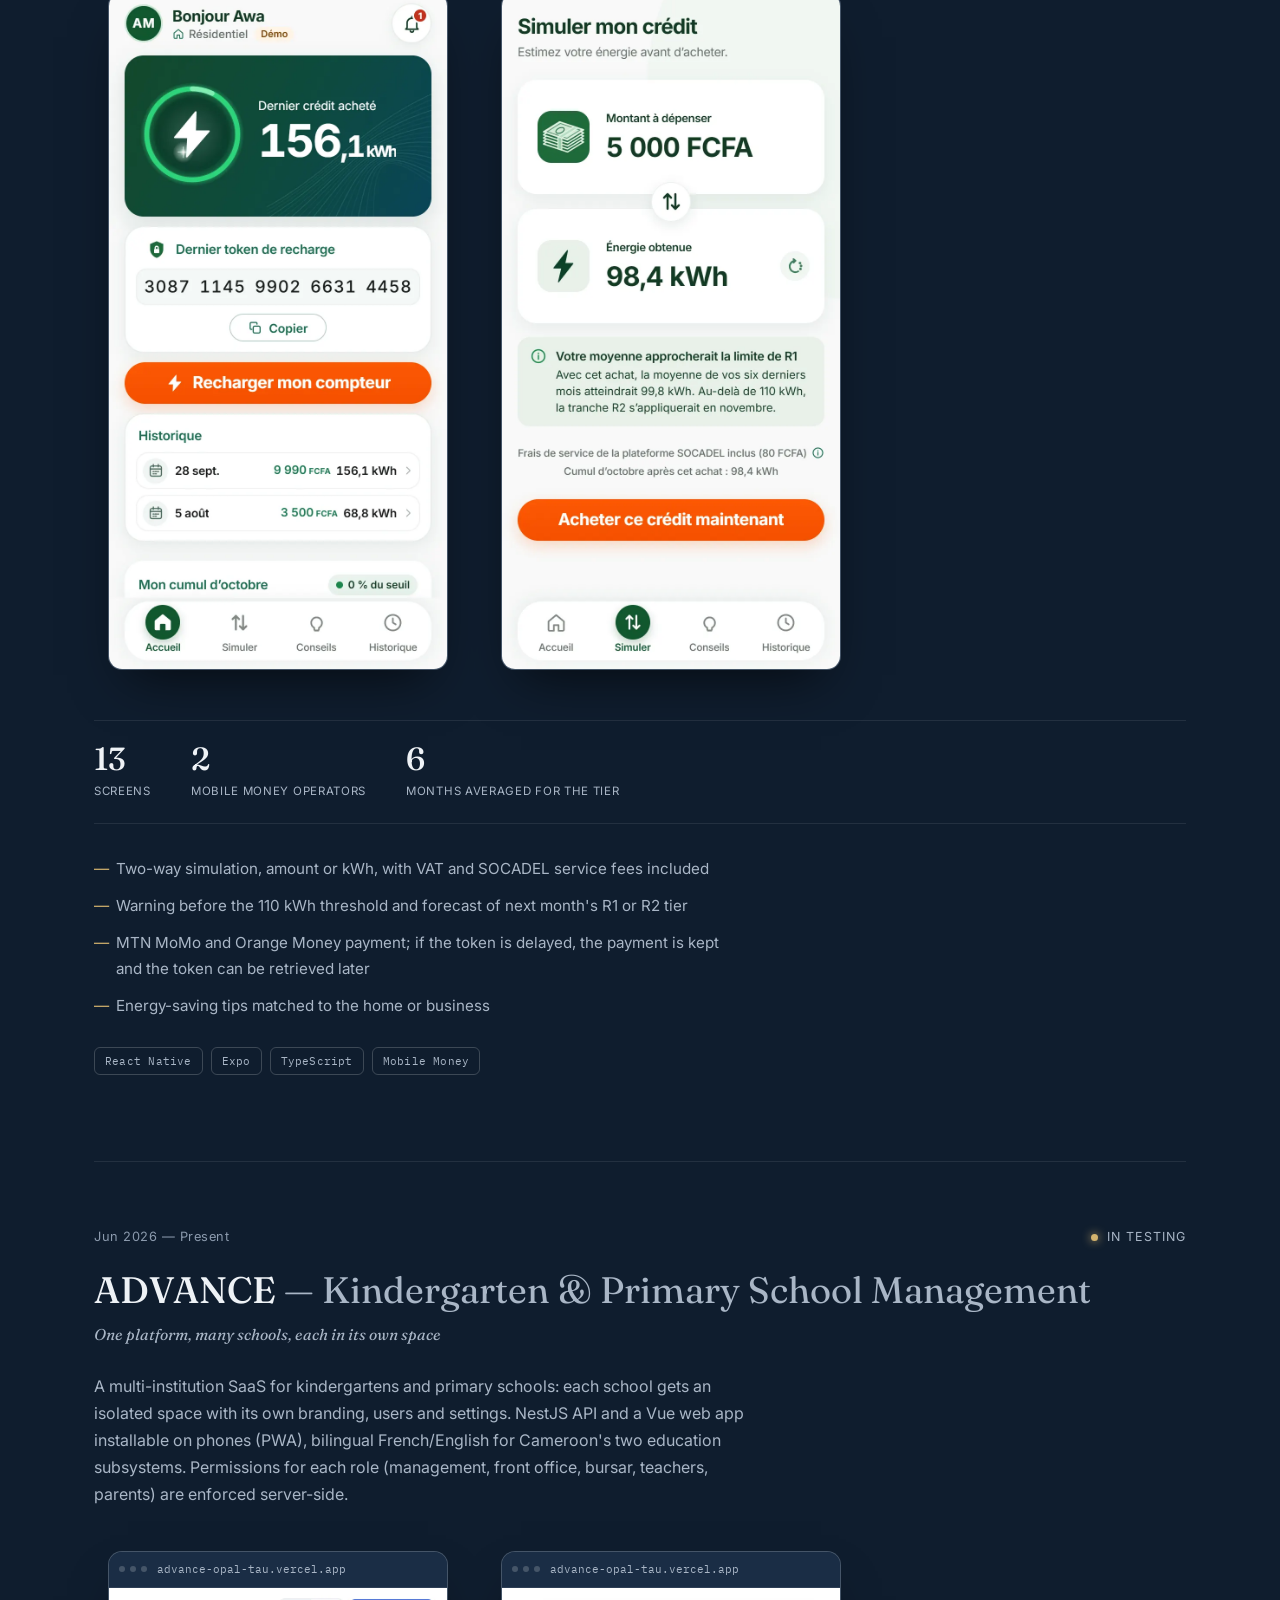
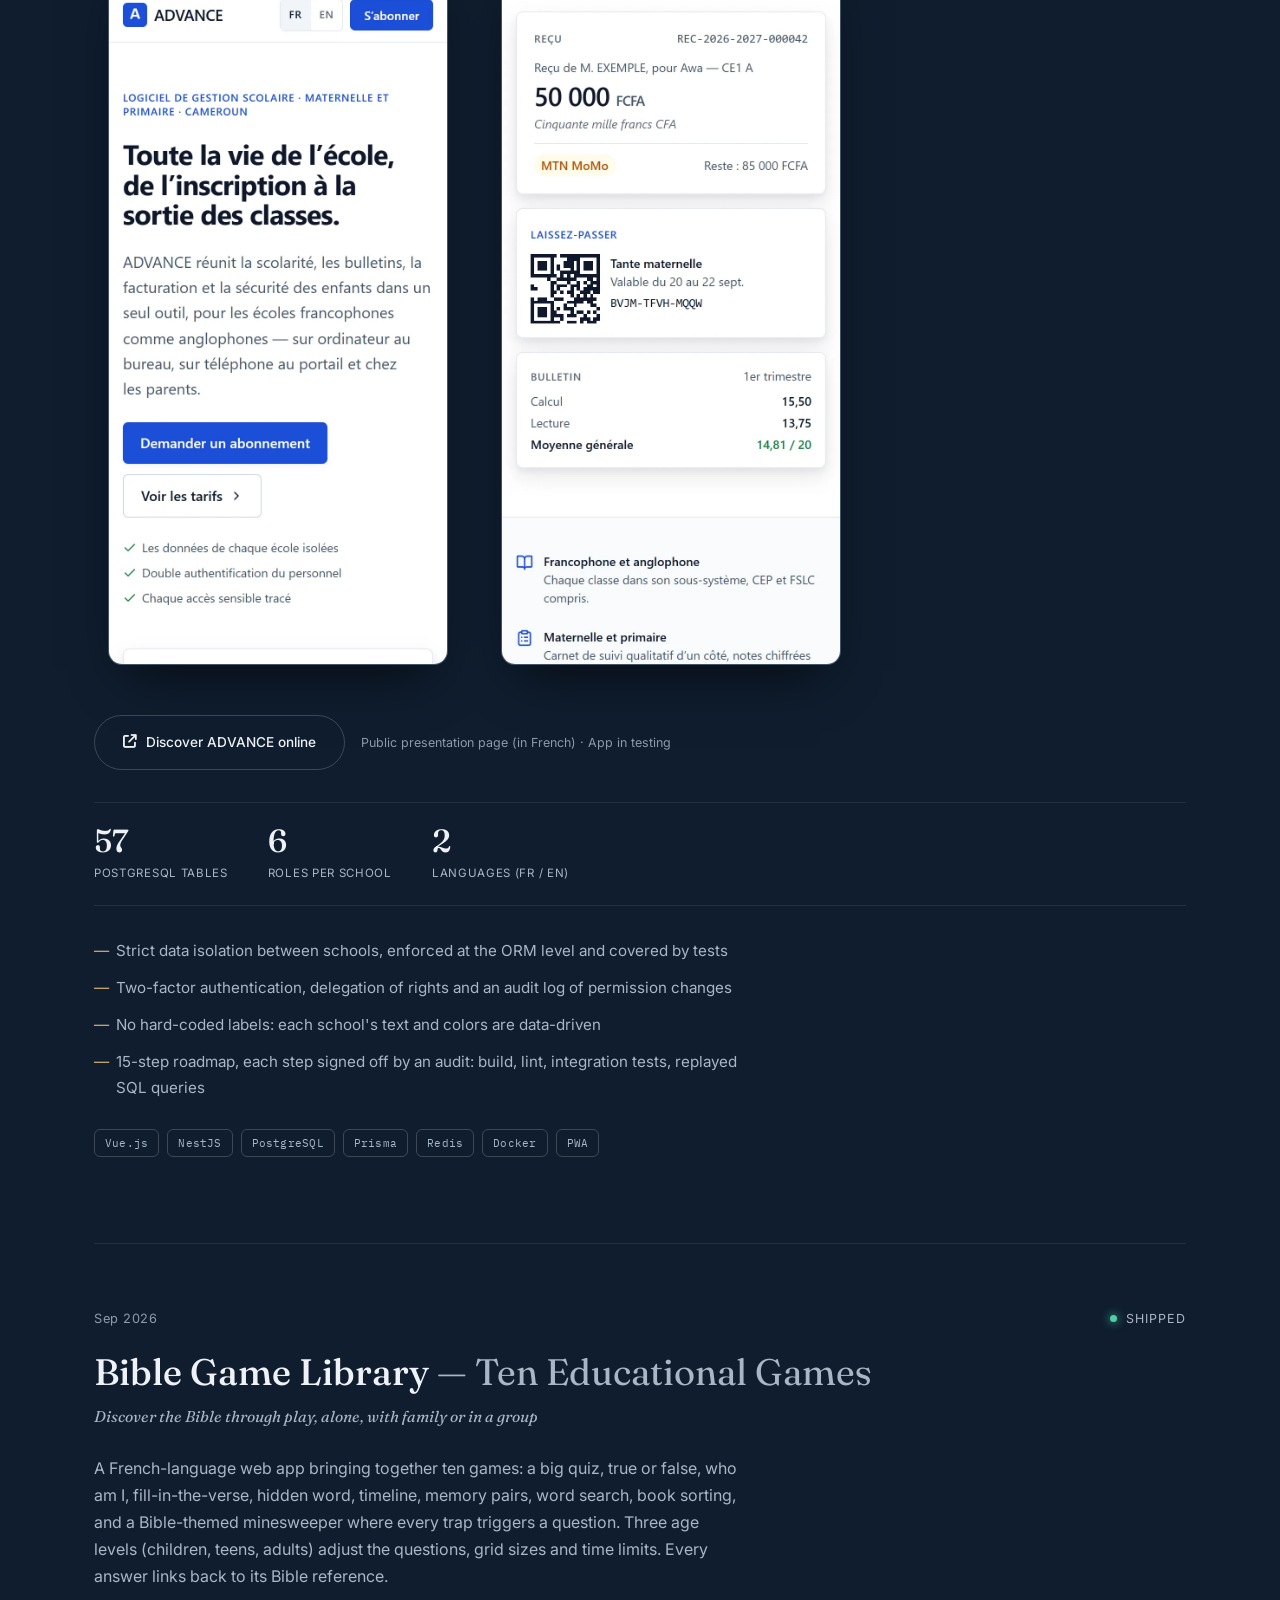
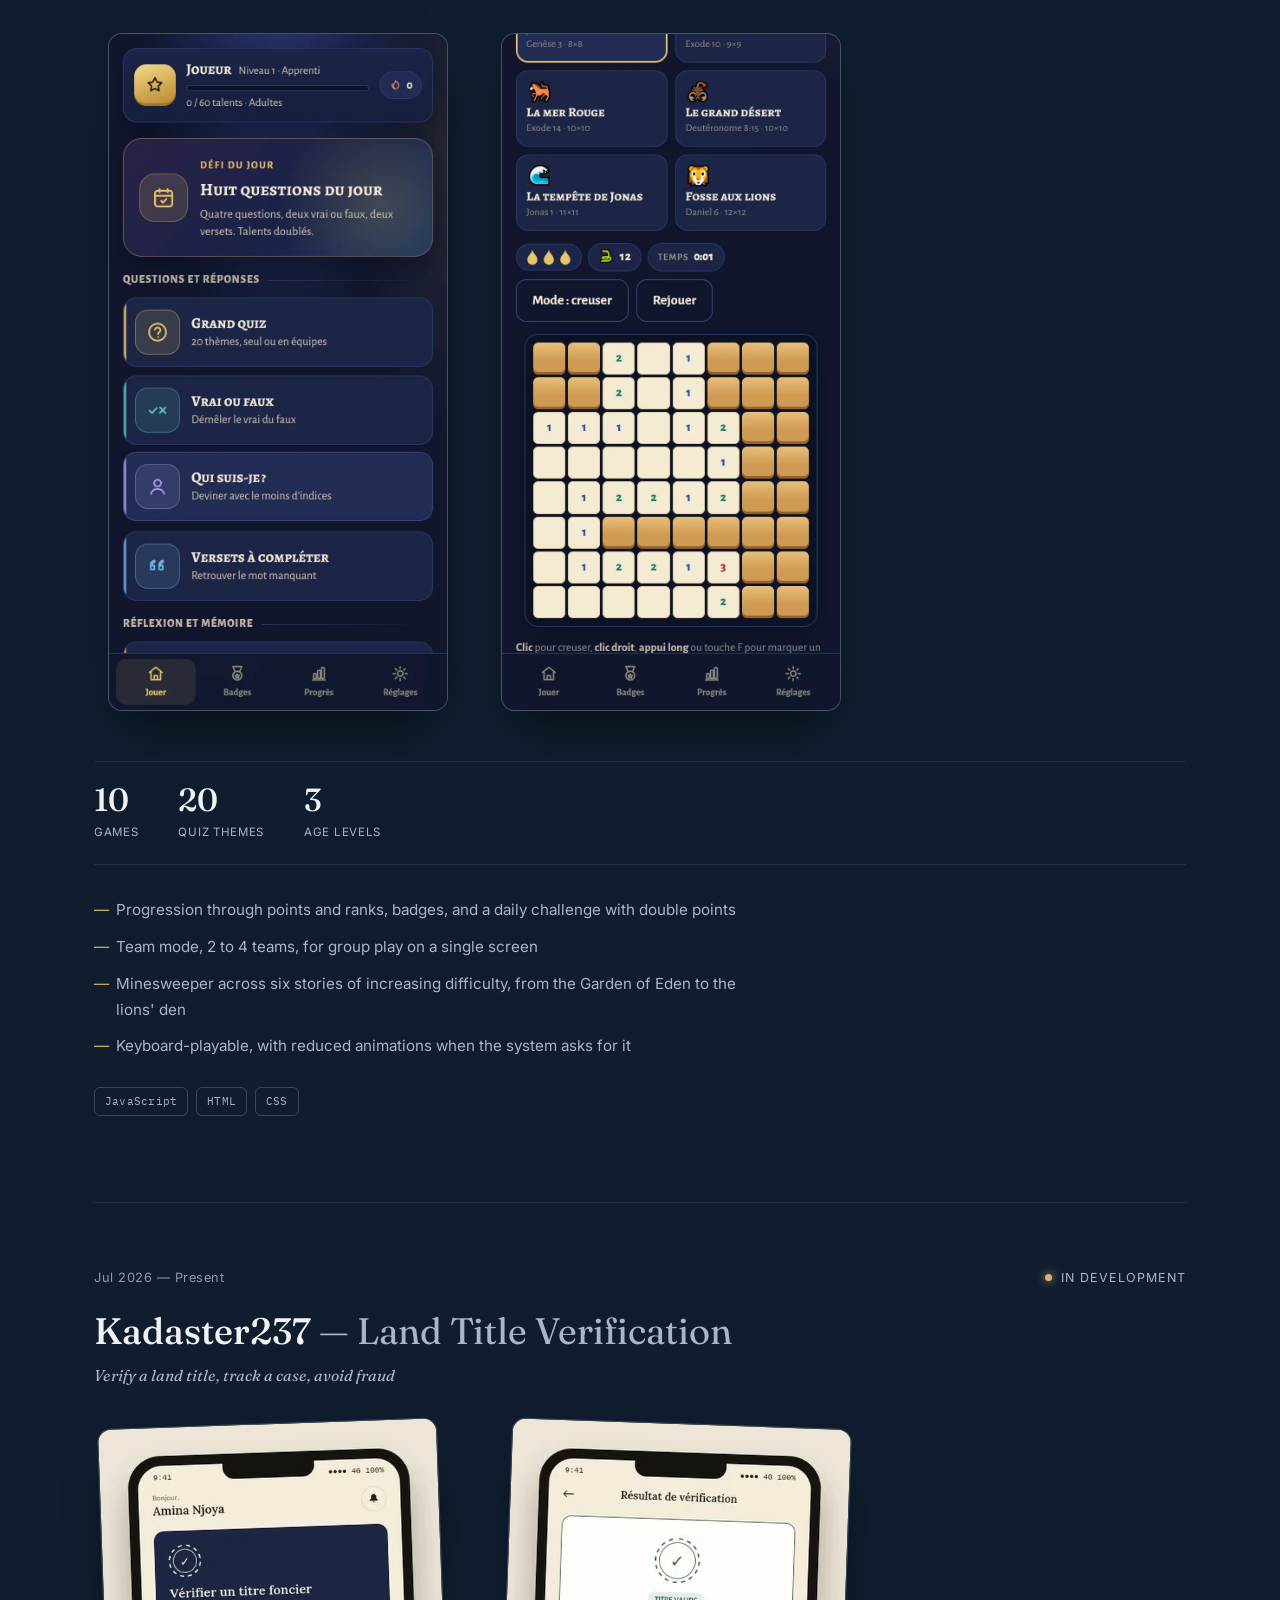
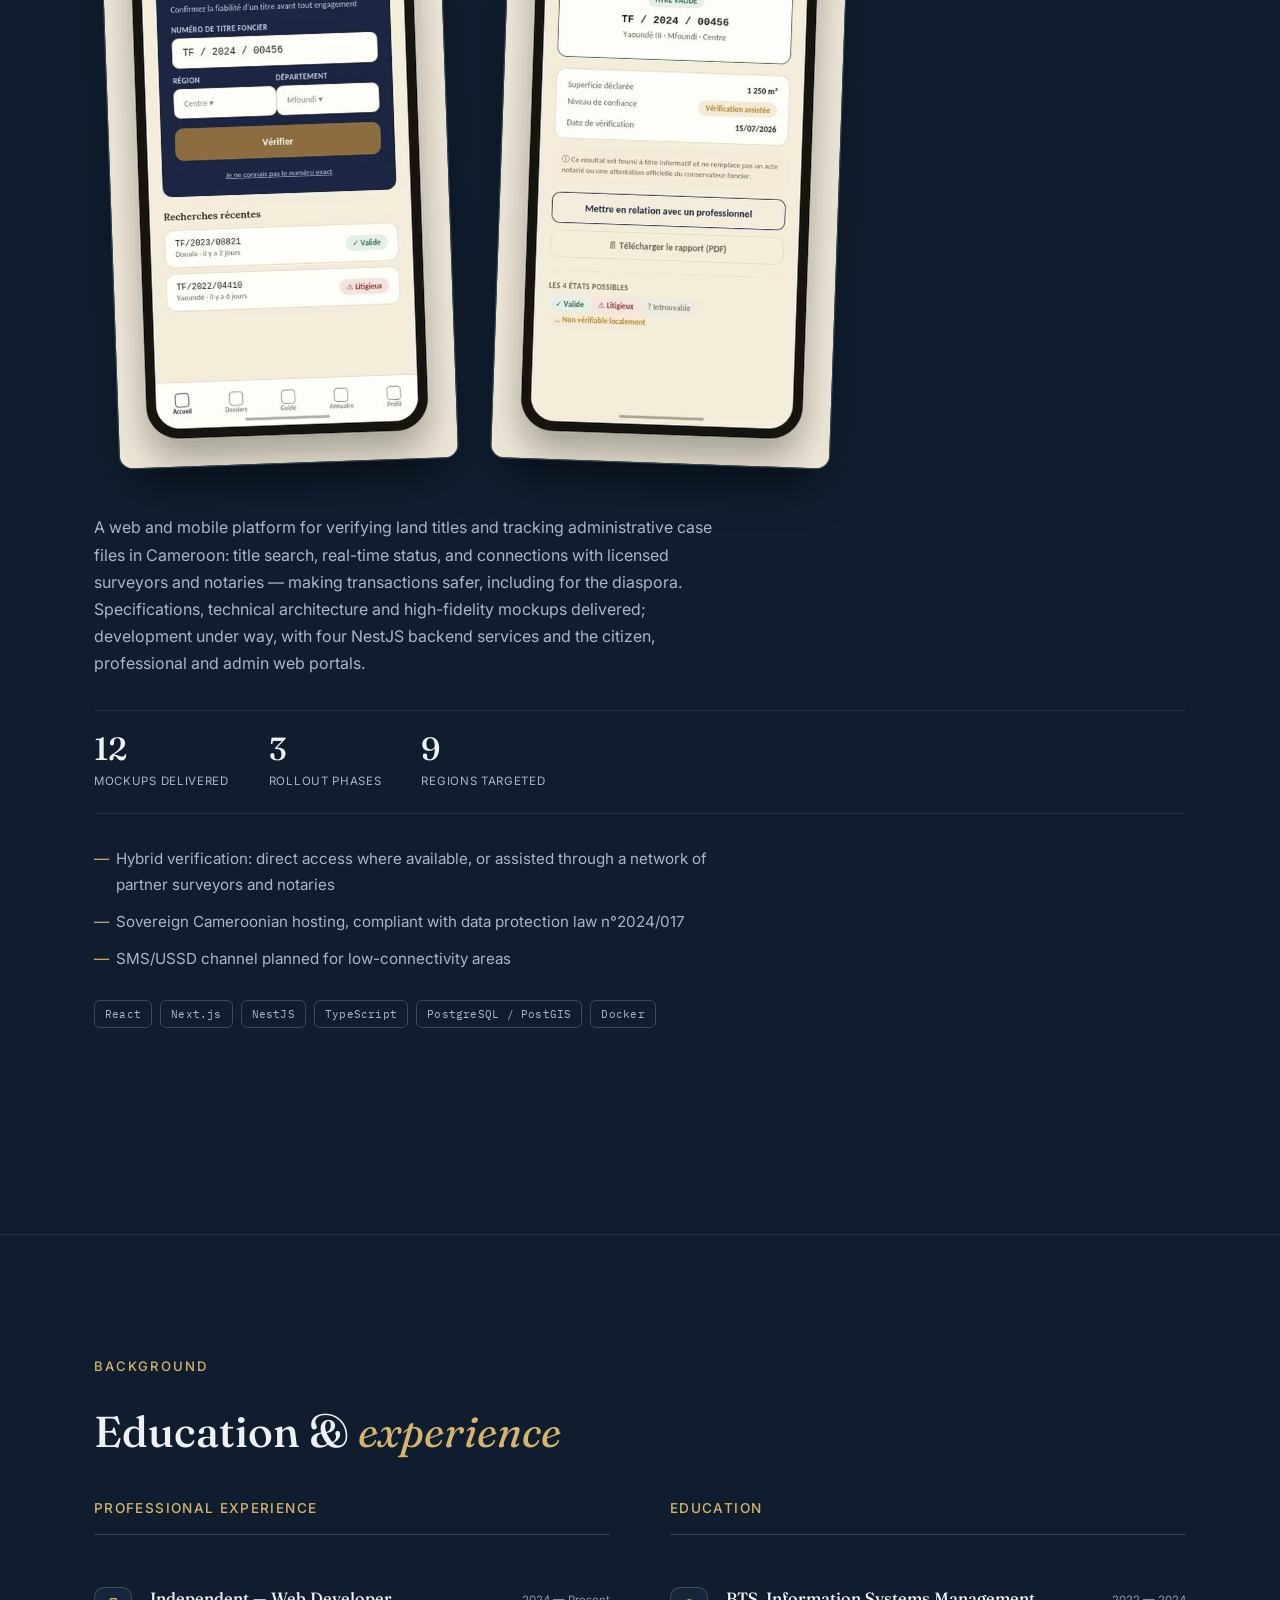
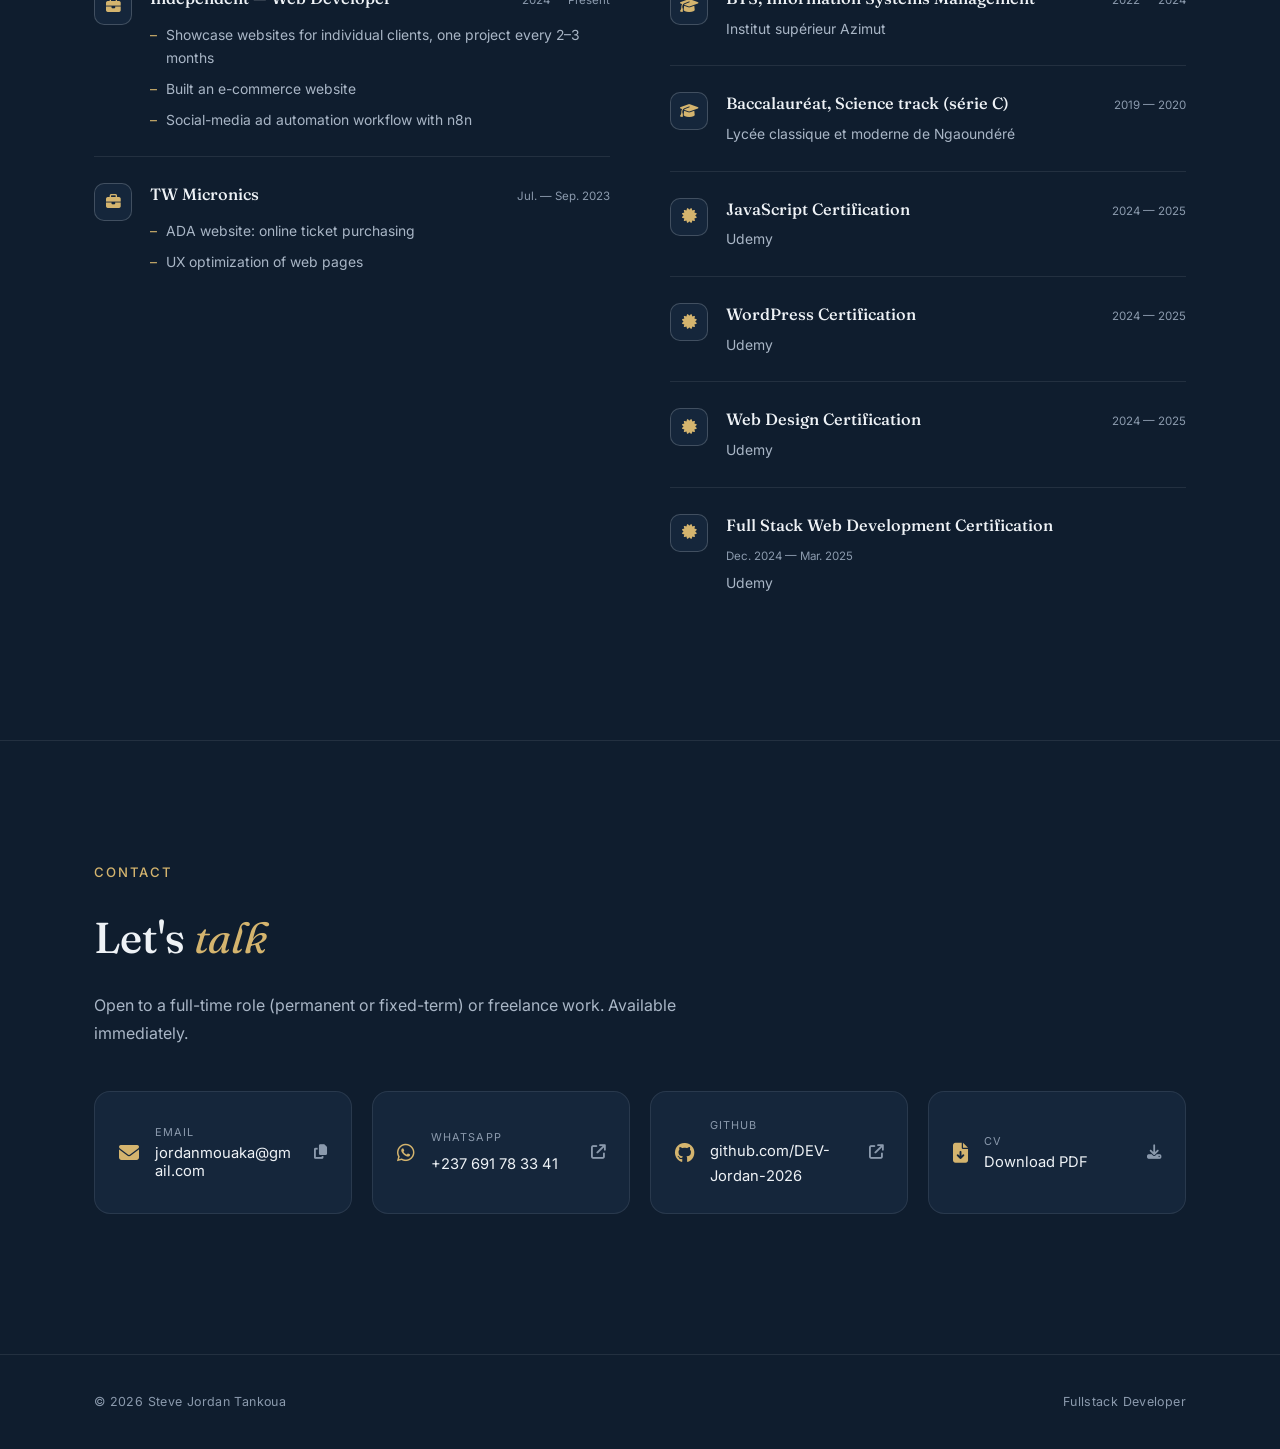
<file: en.html>
<!DOCTYPE html>
<html lang="en">
<head>
<meta charset="UTF-8" />
<meta name="viewport" content="width=device-width, initial-scale=1.0" />
<meta name="theme-color" content="#0f1d2e" />
<title>Steve Jordan Tankoua — Fullstack Developer</title>
<meta name="description" content="Portfolio of Steve Jordan Tankoua, fullstack developer in Yaoundé, Cameroon, open to a full-time role or freelance work — React, Next.js, Node.js, PostgreSQL." />
<link rel="icon" type="image/svg+xml" href="data:image/svg+xml,%3Csvg xmlns='http://www.w3.org/2000/svg' viewBox='0 0 64 64'%3E%3Crect width='64' height='64' rx='14' fill='%230f1d2e'/%3E%3Ctext x='32' y='44' font-family='Georgia,serif' font-size='30' fill='%23d4b46e' text-anchor='middle'%3ESJ%3C/text%3E%3C/svg%3E">
<link rel="canonical" href="https://portfolio-steve-jordan.vercel.app/en.html">
<link rel="alternate" hreflang="fr" href="https://portfolio-steve-jordan.vercel.app/">
<link rel="alternate" hreflang="en" href="https://portfolio-steve-jordan.vercel.app/en.html">
<link rel="alternate" hreflang="x-default" href="https://portfolio-steve-jordan.vercel.app/">
<meta property="og:type" content="website">
<meta property="og:title" content="Steve Jordan Tankoua — Fullstack Developer">
<meta property="og:description" content="Fullstack developer in Yaoundé, Cameroon, open to a full-time role or freelance work — React, Next.js, Node.js, PostgreSQL. Check out CMB, Sobriveille, ADVANCE and Kadaster237.">
<meta property="og:image" content="https://portfolio-steve-jordan.vercel.app/og-image.jpg">
<meta name="twitter:card" content="summary_large_image">
<meta name="twitter:title" content="Steve Jordan Tankoua — Fullstack Developer">
<meta name="twitter:description" content="Fullstack developer in Yaoundé, Cameroon, open to a full-time role or freelance work — React, Next.js, Node.js, PostgreSQL.">
<meta name="twitter:image" content="https://portfolio-steve-jordan.vercel.app/og-image.jpg">
<script type="application/ld+json">
{"@context":"https://schema.org","@type":"Person","name":"Steve Jordan Tankoua","jobTitle":"Fullstack Developer","address":{"@type":"PostalAddress","addressLocality":"Yaoundé","addressCountry":"CM"},"sameAs":["https://github.com/DEV-Jordan-2026"],"knowsAbout":["React","Next.js","Node.js","PostgreSQL","React Native","TypeScript","Vue.js","NestJS"]}
</script>
<link rel="preload" as="image" href="/assets/img/portrait-2026.webp" fetchpriority="high">
<link rel="preconnect" href="https://fonts.googleapis.com">
<link rel="preconnect" href="https://fonts.gstatic.com" crossorigin>
<link href="https://fonts.googleapis.com/css2?family=Fraunces:ital,wght@0,400;0,500;0,600;1,500&amp;family=IBM+Plex+Mono:wght@400;500&amp;family=Inter:wght@400;500;600;700&amp;display=swap" rel="stylesheet">
<link rel="stylesheet" href="https://cdnjs.cloudflare.com/ajax/libs/font-awesome/6.5.1/css/all.min.css">
<link rel="stylesheet" href="/assets/styles.css">
<noscript><style>.reveal,.reveal-img{opacity:1 !important;transform:none !important;}</style></noscript>
<!-- Le callback doit exister AVANT le chargement de l'API Turnstile.
     Le script est `async` : il peut s'exécuter avant DOMContentLoaded.
     Définir onloadTurnstileCallback plus bas créait une race condition
     qui laissait le bouton CV silencieusement inerte. -->
<script>
  window.__turnstileReady = false;
  window.__onTurnstileReady = null;
  window.onloadTurnstileCallback = function () {
    window.__turnstileReady = true;
    if (typeof window.__onTurnstileReady === 'function') window.__onTurnstileReady();
  };
</script>
<script src="https://challenges.cloudflare.com/turnstile/v0/api.js?onload=onloadTurnstileCallback" async></script>
<script src="/assets/app.js" defer></script>
</head>
<body>

<a class="skip-link" href="#top">Skip to content</a>

<div id="progress-bar"></div>

<nav id="nav">
  <div class="nav-inner">
    <a href="#top" class="logo">S<em>J</em></a>
    <button class="nav-toggle" aria-label="Open menu" aria-expanded="false" aria-controls="nav-links">
      <i class="fa-solid fa-bars" aria-hidden="true"></i>
    </button>
    <div class="nav-links" id="nav-links">
      <a href="#about">About</a>
      <a href="#skills">Skills</a>
      <a href="#projects">Projects</a>
      <a href="#experience">Background</a>
      <a href="#contact">Contact</a>
      <a href="index.html" class="lang-switch">FR</a>
    </div>
  </div>
</nav>

<header class="hero" id="top">
  <div class="container hero-inner">
    <div class="hero-text">
      <p class="eyebrow reveal">Fullstack Developer · Full-time or freelance</p>
      <h1 class="reveal">Steve Jordan<br>Tankoua</h1>
      <p class="hero-thesis reveal">I build <em>complete</em> systems — restaurants, schools, prepaid energy, land registry — from database to interface.</p>
      <div class="hero-cta reveal">
        <a href="#projects" class="btn btn-primary">View my projects</a>
        <a href="#contact" class="btn btn-ghost">Get in touch</a>
      </div>
    </div>
    <div class="hero-photo-wrap reveal">
      <div class="hero-photo" id="heroPhoto">
        <img src="/assets/img/portrait-2026.webp" width="560" height="560" fetchpriority="high" decoding="async" alt="Portrait of Steve Jordan Tankoua" />
      </div>
      <p class="hero-photo-caption">Yaoundé, Cameroon</p>
    </div>
  </div>
  <a href="#about" class="scroll-cue" aria-label="Scroll down"><i class="fa-solid fa-chevron-down" aria-hidden="true"></i></a>
</header>

<section class="section" id="about">
  <div class="container">
    <p class="eyebrow">About</p>
    <h2 class="reveal">From idea to <em>production</em></h2>
    <div class="about-grid">
      <p class="reveal about-text">Independent fullstack developer since 2024, working across both engineering and strategy: I build complete web applications — from authentication to regulatory compliance — and automate business processes to boost efficiency. I hold a BTS in Information Systems Management and certifications in JavaScript, WordPress, and Full Stack Web Development (Udemy), complemented by self-directed technical research, and I design and build complete platforms solo, from the interface down to the database.</p>
      <div class="stat-stack reveal">
        <div class="stat"><span class="stat-value">BTS</span><span class="stat-label">Information Systems Management — Azimut</span></div>
        <div class="stat"><span class="stat-value">2024</span><span class="stat-label">Independent since — open to a full-time role or freelance work</span></div>
        <div class="stat"><span class="stat-value">5</span><span class="stat-label">Projects built end-to-end</span></div>
      </div>
    </div>
  </div>
</section>

<section class="section" id="skills">
  <div class="container">
    <p class="eyebrow">Skills</p>
    <h2 class="reveal">The <em>stack</em></h2>
    <div class="skills-grid">
      <div class="skill-card reveal">
        <h3><i class="fa-brands fa-js" aria-hidden="true"></i> Languages &amp; Frameworks</h3>
        <ul><li>JavaScript</li><li>TypeScript</li><li>React.js</li><li>React Native</li><li>Expo</li><li>Next.js</li><li>Vue.js</li><li>Node.js</li><li>NestJS</li><li>PHP</li><li>HTML</li><li>CSS</li></ul>
      </div>
      <div class="skill-card reveal">
        <h3><i class="fa-solid fa-database" aria-hidden="true"></i> Data</h3>
        <ul><li>PostgreSQL</li><li>Prisma</li><li>MySQL</li><li>Redis</li></ul>
      </div>
      <div class="skill-card reveal">
        <h3><i class="fa-solid fa-toolbox" aria-hidden="true"></i> Tools</h3>
        <ul><li>Git</li><li>Docker</li><li>WordPress</li><li>n8n</li><li>Figma</li><li>Canva</li></ul>
      </div>
    </div>
  </div>
</section>

<section class="section" id="projects">
  <div class="container">
    <p class="eyebrow">Projects</p>
    <h2 class="reveal">What I've <em>built</em></h2>
    <p class="lead reveal">Five projects, from design to production. Each one states where it really stands.</p>

    <div class="projects-list">

      <article class="project reveal" id="cmb">
        <div class="project-head">
          <span class="project-eyebrow">Mar — Jun 2026</span>
          <span class="status"><span class="status-dot dot-live"></span>Shipped</span>
        </div>
        <h3 class="project-title">Chez Maman Biya <span>(CMB)</span></h3>
        <p class="project-tagline">Restaurant management system, built for Cameroon</p>
        <p class="project-desc">CMB covers the entire lifecycle of a restaurant — orders, kitchen, checkout, inventory, HR, deliveries — without relying on a constant internet connection. Designed, architected and built solo, from the customer-facing interface down to the database, across 29 shipped releases.</p>
        <div class="project-showcase reveal-img">
          <div class="role-tabs" role="tablist" aria-label="CMB interfaces by role">
            <button type="button" class="role-tab active" data-role="client" role="tab" id="cmb-tab-client" aria-controls="cmb-panel-client" aria-selected="true" tabindex="0"><i class="fa-solid fa-utensils" aria-hidden="true"></i> Customer</button>
            <button type="button" class="role-tab" data-role="serveur" role="tab" id="cmb-tab-serveur" aria-controls="cmb-panel-serveur" aria-selected="false" tabindex="-1"><i class="fa-solid fa-bell-concierge" aria-hidden="true"></i> Waiter</button>
            <button type="button" class="role-tab" data-role="chef" role="tab" id="cmb-tab-chef" aria-controls="cmb-panel-chef" aria-selected="false" tabindex="-1"><i class="fa-solid fa-kitchen-set" aria-hidden="true"></i> Kitchen</button>
            <button type="button" class="role-tab" data-role="caisse" role="tab" id="cmb-tab-caisse" aria-controls="cmb-panel-caisse" aria-selected="false" tabindex="-1"><i class="fa-solid fa-cash-register" aria-hidden="true"></i> Cashier</button>
            <button type="button" class="role-tab" data-role="stock" role="tab" id="cmb-tab-stock" aria-controls="cmb-panel-stock" aria-selected="false" tabindex="-1"><i class="fa-solid fa-boxes-stacked" aria-hidden="true"></i> Inventory</button>
            <button type="button" class="role-tab" data-role="owner" role="tab" id="cmb-tab-owner" aria-controls="cmb-panel-owner" aria-selected="false" tabindex="-1"><i class="fa-solid fa-crown" aria-hidden="true"></i> Owner</button>
          </div>
          <div class="project-media" data-role-panel="client" role="tabpanel" id="cmb-panel-client" aria-labelledby="cmb-tab-client">
            <button type="button" class="mock-frame mock-a" data-zoom>
              <span class="frame-bar" aria-hidden="true"><span class="frame-dot"></span><span class="frame-dot"></span><span class="frame-dot"></span><span class="frame-url">cmb-v29.vercel.app</span></span>
              <img src="/assets/img/cmb-client-accueil.webp" width="400" height="701" alt="CMB customer site homepage, Chez Maman Biya restaurant" loading="lazy" />
            </button>
            <button type="button" class="mock-frame mock-b" data-zoom>
              <span class="frame-bar" aria-hidden="true"><span class="frame-dot"></span><span class="frame-dot"></span><span class="frame-dot"></span><span class="frame-url">cmb-v29.vercel.app</span></span>
              <img src="/assets/img/cmb-client-menu.webp" width="400" height="764" alt="CMB customer menu with dish photos, Ndolé with smoked fish" loading="lazy" />
            </button>
          </div>
          <div class="project-media" data-role-panel="serveur" role="tabpanel" id="cmb-panel-serveur" aria-labelledby="cmb-tab-serveur" hidden>
            <button type="button" class="mock-frame mock-a" data-zoom>
              <span class="frame-bar" aria-hidden="true"><span class="frame-dot"></span><span class="frame-dot"></span><span class="frame-dot"></span><span class="frame-url">cmb-v29.vercel.app</span></span>
              <img src="/assets/img/cmb-serveur-salle.webp" width="400" height="701" alt="CMB waiter dashboard, floor plan and table status" loading="lazy" />
            </button>
            <button type="button" class="mock-frame mock-b" data-zoom>
              <span class="frame-bar" aria-hidden="true"><span class="frame-dot"></span><span class="frame-dot"></span><span class="frame-dot"></span><span class="frame-url">cmb-v29.vercel.app</span></span>
              <img src="/assets/img/cmb-serveur-plats.webp" width="400" height="701" alt="CMB waiter view, real-time dish availability" loading="lazy" />
            </button>
          </div>
          <div class="project-media" data-role-panel="chef" role="tabpanel" id="cmb-panel-chef" aria-labelledby="cmb-tab-chef" hidden>
            <button type="button" class="mock-frame mock-a" data-zoom>
              <span class="frame-bar" aria-hidden="true"><span class="frame-dot"></span><span class="frame-dot"></span><span class="frame-dot"></span><span class="frame-url">cmb-v29.vercel.app</span></span>
              <img src="/assets/img/cmb-chef-cuisine.webp" width="400" height="701" alt="CMB kitchen display, order tracking by station (hot, cold, grill, pastry)" loading="lazy" />
            </button>
            <button type="button" class="mock-frame mock-b" data-zoom>
              <span class="frame-bar" aria-hidden="true"><span class="frame-dot"></span><span class="frame-dot"></span><span class="frame-dot"></span><span class="frame-url">cmb-v29.vercel.app</span></span>
              <img src="/assets/img/cmb-chef-rh.webp" width="400" height="701" alt="CMB staff HR space, opening checklist and performance tracking" loading="lazy" />
            </button>
          </div>
          <div class="project-media" data-role-panel="caisse" role="tabpanel" id="cmb-panel-caisse" aria-labelledby="cmb-tab-caisse" hidden>
            <button type="button" class="mock-frame mock-a" data-zoom>
              <span class="frame-bar" aria-hidden="true"><span class="frame-dot"></span><span class="frame-dot"></span><span class="frame-dot"></span><span class="frame-url">cmb-v29.vercel.app</span></span>
              <img src="/assets/img/cmb-caisse-commande.webp" width="400" height="701" alt="CMB direct checkout, searching and adding dishes to an order" loading="lazy" />
            </button>
            <button type="button" class="mock-frame mock-b" data-zoom>
              <span class="frame-bar" aria-hidden="true"><span class="frame-dot"></span><span class="frame-dot"></span><span class="frame-dot"></span><span class="frame-url">cmb-v29.vercel.app</span></span>
              <img src="/assets/img/cmb-caisse-paiement.webp" width="400" height="764" alt="CMB checkout, payment method selection" loading="lazy" />
            </button>
          </div>
          <div class="project-media" data-role-panel="stock" role="tabpanel" id="cmb-panel-stock" aria-labelledby="cmb-tab-stock" hidden>
            <button type="button" class="mock-frame mock-a" data-zoom>
              <span class="frame-bar" aria-hidden="true"><span class="frame-dot"></span><span class="frame-dot"></span><span class="frame-dot"></span><span class="frame-url">cmb-v29.vercel.app</span></span>
              <img src="/assets/img/cmb-stock-alerte.webp" width="400" height="701" alt="CMB inventory dashboard, stock-out alerts" loading="lazy" />
            </button>
            <button type="button" class="mock-frame mock-b" data-zoom>
              <span class="frame-bar" aria-hidden="true"><span class="frame-dot"></span><span class="frame-dot"></span><span class="frame-dot"></span><span class="frame-url">cmb-v29.vercel.app</span></span>
              <img src="/assets/img/cmb-stock-sante.webp" width="400" height="764" alt="CMB inventory view, overall stock health indicator" loading="lazy" />
            </button>
          </div>
          <div class="project-media" data-role-panel="owner" role="tabpanel" id="cmb-panel-owner" aria-labelledby="cmb-tab-owner" hidden>
            <button type="button" class="mock-frame mock-a" data-zoom>
              <span class="frame-bar" aria-hidden="true"><span class="frame-dot"></span><span class="frame-dot"></span><span class="frame-dot"></span><span class="frame-url">cmb-v29.vercel.app</span></span>
              <img src="/assets/img/cmb-owner-equipe.webp" width="400" height="764" alt="CMB team management, roles and permissions for each staff member" loading="lazy" />
            </button>
            <button type="button" class="mock-frame mock-b" data-zoom>
              <span class="frame-bar" aria-hidden="true"><span class="frame-dot"></span><span class="frame-dot"></span><span class="frame-dot"></span><span class="frame-url">cmb-v29.vercel.app</span></span>
              <img src="/assets/img/cmb-owner-dashboard.webp" width="400" height="764" alt="CMB owner dashboard, real-time revenue and delivery status" loading="lazy" />
            </button>
          </div>
          <div class="showcase-cta">
            <a href="https://cmb-v29.vercel.app" target="_blank" rel="noopener noreferrer" data-demo="cmb" aria-label="Open the Chez Maman Biya live demo in a new tab" class="btn btn-primary">
              <i class="fa-solid fa-arrow-up-right-from-square" aria-hidden="true"></i> Try the live demo
            </a>
            <span class="showcase-cta-note">No account required · Order tracking via WhatsApp</span>
          </div>
        </div>
        <div class="project-stats">
          <div class="pstat"><strong data-count="38">0</strong><span>Models</span></div>
          <div class="pstat"><strong data-count="100">0</strong><span>REST endpoints</span></div>
          <div class="pstat"><strong data-count="6">0</strong><span>RBAC Roles</span></div>
        </div>
        <ul class="project-features">
          <li>Orders sent to the kitchen in real time (SSE, under 500ms), zero paper tickets</li>
          <li>Tax-compliant invoicing (Cameroon's DGI): 19.25% VAT, sequential numbering, HMAC-SHA256 verification QR code</li>
          <li>Native Mobile Money payments (MTN MoMo, Orange Money) via CinetPay</li>
          <li>Offline-first PWA on the kitchen screen, works even when the network drops</li>
        </ul>
        <ul class="tags"><li>Next.js</li><li>React</li><li>PostgreSQL</li><li>Prisma</li><li>Redis</li><li>CinetPay</li></ul>
      </article>

      <article class="project reveal" id="sobriveille">
        <div class="project-head">
          <span class="project-eyebrow">Oct 2026</span>
          <span class="status"><span class="status-dot dot-dev"></span>In testing</span>
        </div>
        <h3 class="project-title">Sobriveille <span>— Prepaid Electricity Credit</span></h3>
        <p class="project-tagline">Know exactly what you're buying before you top up your meter</p>
        <p class="project-desc">A mobile app for SOCADEL prepaid meter customers. Before each purchase, it works out the energy a given amount buys, or the amount needed for a target amount of energy, from the current rate schedule, VAT and service fees included. It tracks the month's consumption, warns before a more expensive rate kicks in, and forecasts next month's rate tier from the six-month average. Payment goes through Mobile Money, and the recharge token stays available in the app.</p>
        <div class="project-media reveal-img">
          <button type="button" class="mock-frame mock-a" data-zoom>
            <img src="/assets/img/sobriveille-accueil.webp" width="780" height="1560" alt="Sobriveille home screen: last credit bought in kWh, recharge token and purchase history" loading="lazy" />
          </button>
          <button type="button" class="mock-frame mock-b" data-zoom>
            <img src="/assets/img/sobriveille-simuler.webp" width="780" height="1560" alt="Sobriveille simulator: 5,000 FCFA buys 98.4 kWh, with a warning about the R1 tier limit" loading="lazy" />
          </button>
        </div>
        <div class="project-stats">
          <div class="pstat"><strong data-count="13">0</strong><span>Screens</span></div>
          <div class="pstat"><strong data-count="2">0</strong><span>Mobile Money operators</span></div>
          <div class="pstat"><strong data-count="6">0</strong><span>Months averaged for the tier</span></div>
        </div>
        <ul class="project-features">
          <li>Two-way simulation, amount or kWh, with VAT and SOCADEL service fees included</li>
          <li>Warning before the 110 kWh threshold and forecast of next month's R1 or R2 tier</li>
          <li>MTN MoMo and Orange Money payment; if the token is delayed, the payment is kept and the token can be retrieved later</li>
          <li>Energy-saving tips matched to the home or business</li>
        </ul>
        <ul class="tags"><li>React Native</li><li>Expo</li><li>TypeScript</li><li>Mobile Money</li></ul>
      </article>

      <article class="project reveal" id="advance">
        <div class="project-head">
          <span class="project-eyebrow">Jun 2026 — Present</span>
          <span class="status"><span class="status-dot dot-dev"></span>In testing</span>
        </div>
        <h3 class="project-title">ADVANCE <span>— Kindergarten &amp; Primary School Management</span></h3>
        <p class="project-tagline">One platform, many schools, each in its own space</p>
        <p class="project-desc">A multi-institution SaaS for kindergartens and primary schools: each school gets an isolated space with its own branding, users and settings. NestJS API and a Vue web app installable on phones (PWA), bilingual French/English for Cameroon's two education subsystems. Permissions for each role (management, front office, bursar, teachers, parents) are enforced server-side.</p>
        <div class="project-media reveal-img">
          <button type="button" class="mock-frame mock-a" data-zoom>
            <span class="frame-bar" aria-hidden="true"><span class="frame-dot"></span><span class="frame-dot"></span><span class="frame-dot"></span><span class="frame-url">advance-opal-tau.vercel.app</span></span>
            <img src="/assets/img/advance-accueil.webp" width="780" height="1560" alt="ADVANCE live landing page: school management software for kindergartens and primary schools in Cameroon" loading="lazy" />
          </button>
          <button type="button" class="mock-frame mock-b" data-zoom>
            <span class="frame-bar" aria-hidden="true"><span class="frame-dot"></span><span class="frame-dot"></span><span class="frame-dot"></span><span class="frame-url">advance-opal-tau.vercel.app</span></span>
            <img src="/assets/img/advance-documents.webp" width="780" height="1560" alt="Documents produced by ADVANCE: MTN MoMo payment receipt, QR pick-up pass for school dismissal, and term report card" loading="lazy" />
          </button>
        </div>
        <div class="showcase-cta">
          <a href="https://advance-opal-tau.vercel.app/decouvrir" target="_blank" rel="noopener noreferrer" aria-label="Open the ADVANCE presentation page in a new tab" class="btn btn-ghost">
            <i class="fa-solid fa-arrow-up-right-from-square" aria-hidden="true"></i> Discover ADVANCE online
          </a>
          <span class="showcase-cta-note">Public presentation page (in French) · App in testing</span>
        </div>
        <div class="project-stats">
          <div class="pstat"><strong data-count="57">0</strong><span>PostgreSQL tables</span></div>
          <div class="pstat"><strong data-count="6">0</strong><span>Roles per school</span></div>
          <div class="pstat"><strong data-count="2">0</strong><span>Languages (FR / EN)</span></div>
        </div>
        <ul class="project-features">
          <li>Strict data isolation between schools, enforced at the ORM level and covered by tests</li>
          <li>Two-factor authentication, delegation of rights and an audit log of permission changes</li>
          <li>No hard-coded labels: each school's text and colors are data-driven</li>
          <li>15-step roadmap, each step signed off by an audit: build, lint, integration tests, replayed SQL queries</li>
        </ul>
        <ul class="tags"><li>Vue.js</li><li>NestJS</li><li>PostgreSQL</li><li>Prisma</li><li>Redis</li><li>Docker</li><li>PWA</li></ul>
      </article>

      <article class="project reveal" id="ludotheque">
        <div class="project-head">
          <span class="project-eyebrow">Sep 2026</span>
          <span class="status"><span class="status-dot dot-live"></span>Shipped</span>
        </div>
        <h3 class="project-title">Bible Game Library <span>— Ten Educational Games</span></h3>
        <p class="project-tagline">Discover the Bible through play, alone, with family or in a group</p>
        <p class="project-desc">A French-language web app bringing together ten games: a big quiz, true or false, who am I, fill-in-the-verse, hidden word, timeline, memory pairs, word search, book sorting, and a Bible-themed minesweeper where every trap triggers a question. Three age levels (children, teens, adults) adjust the questions, grid sizes and time limits. Every answer links back to its Bible reference.</p>
        <div class="project-media reveal-img">
          <button type="button" class="mock-frame mock-a" data-zoom>
            <img src="/assets/img/ludo-accueil.webp" width="780" height="1560" alt="Bible Game Library home screen: player profile, daily challenge and list of games" loading="lazy" />
          </button>
          <button type="button" class="mock-frame mock-b" data-zoom>
            <img src="/assets/img/ludo-demineur.webp" width="780" height="1560" alt="Bible minesweeper: story selection, from the Garden of Eden to the lions' den, and a board in progress" loading="lazy" />
          </button>
        </div>
        <div class="project-stats">
          <div class="pstat"><strong data-count="10">0</strong><span>Games</span></div>
          <div class="pstat"><strong data-count="20">0</strong><span>Quiz themes</span></div>
          <div class="pstat"><strong data-count="3">0</strong><span>Age levels</span></div>
        </div>
        <ul class="project-features">
          <li>Progression through points and ranks, badges, and a daily challenge with double points</li>
          <li>Team mode, 2 to 4 teams, for group play on a single screen</li>
          <li>Minesweeper across six stories of increasing difficulty, from the Garden of Eden to the lions' den</li>
          <li>Keyboard-playable, with reduced animations when the system asks for it</li>
        </ul>
        <ul class="tags"><li>JavaScript</li><li>HTML</li><li>CSS</li></ul>
      </article>


      <article class="project reveal" id="kadaster237">
        <div class="project-head">
          <span class="project-eyebrow">Jul 2026 — Present</span>
          <span class="status"><span class="status-dot dot-dev"></span>In development</span>
        </div>
        <h3 class="project-title">Kadaster237 <span>— Land Title Verification</span></h3>
        <p class="project-tagline">Verify a land title, track a case, avoid fraud</p>
        <div class="project-media reveal-img">
          <button type="button" class="mock mock-a" data-zoom><img src="/assets/img/kadaster-recherche.webp" width="440" height="832" alt="Mockup — land title search, Kadaster237" loading="lazy" /></button>
          <button type="button" class="mock mock-b" data-zoom><img src="/assets/img/kadaster-resultat.webp" width="440" height="832" alt="Mockup — verification result, Kadaster237" loading="lazy" /></button>
        </div>
        <p class="project-desc">A web and mobile platform for verifying land titles and tracking administrative case files in Cameroon: title search, real-time status, and connections with licensed surveyors and notaries — making transactions safer, including for the diaspora. Specifications, technical architecture and high-fidelity mockups delivered; development under way, with four NestJS backend services and the citizen, professional and admin web portals.</p>
        <div class="project-stats">
          <div class="pstat"><strong data-count="13">0</strong><span>Mockups delivered</span></div>
          <div class="pstat"><strong data-count="4">0</strong><span>Rollout phases</span></div>
          <div class="pstat"><strong data-count="10">0</strong><span>Regions targeted</span></div>
        </div>
        <ul class="project-features">
          <li>Hybrid verification: direct access where available, or assisted through a network of partner surveyors and notaries</li>
          <li>Sovereign Cameroonian hosting, compliant with data protection law n°2024/017</li>
          <li>SMS/USSD channel planned for low-connectivity areas</li>
        </ul>
        <ul class="tags"><li>React</li><li>Next.js</li><li>NestJS</li><li>TypeScript</li><li>PostgreSQL / PostGIS</li><li>Docker</li></ul>
      </article>

    </div>
  </div>
</section>

<section class="section" id="experience">
  <div class="container">
    <p class="eyebrow">Background</p>
    <h2 class="reveal">Education &amp; <em>experience</em></h2>
    <div class="parcours-grid">
      <div class="reveal">
        <p class="parcours-heading">Professional Experience</p>
        <div class="timeline">
          <div class="timeline-item">
            <i class="fa-solid fa-briefcase" aria-hidden="true"></i>
            <div>
              <div class="timeline-top"><h4>Independent — Web Developer</h4><span>2024 — Present</span></div>
              <ul>
                <li>Showcase websites for individual clients, one project every 2–3 months</li>
                <li>Built an e-commerce website</li>
                <li>Social-media ad automation workflow with n8n</li>
              </ul>
            </div>
          </div>
          <div class="timeline-item">
            <i class="fa-solid fa-briefcase" aria-hidden="true"></i>
            <div>
              <div class="timeline-top"><h4>TW Micronics</h4><span>Jul. — Sep. 2023</span></div>
              <ul>
                <li>ADA website: online ticket purchasing</li>
                <li>UX optimization of web pages</li>
              </ul>
            </div>
          </div>
        </div>
      </div>
      <div class="reveal">
        <p class="parcours-heading">Education</p>
        <div class="timeline">
          <div class="timeline-item">
            <i class="fa-solid fa-graduation-cap" aria-hidden="true"></i>
            <div>
              <div class="timeline-top"><h4>BTS, Information Systems Management</h4><span>2022 — 2024</span></div>
              <p>Institut supérieur Azimut</p>
            </div>
          </div>
          <div class="timeline-item">
            <i class="fa-solid fa-graduation-cap" aria-hidden="true"></i>
            <div>
              <div class="timeline-top"><h4>Baccalauréat, Science track (série C)</h4><span>2019 — 2020</span></div>
              <p>Lycée classique et moderne de Ngaoundéré</p>
            </div>
          </div>
          <div class="timeline-item">
            <i class="fa-solid fa-certificate" aria-hidden="true"></i>
            <div>
              <div class="timeline-top"><h4>JavaScript Certification</h4><span>2024 — 2025</span></div>
              <p>Udemy</p>
            </div>
          </div>
          <div class="timeline-item">
            <i class="fa-solid fa-certificate" aria-hidden="true"></i>
            <div>
              <div class="timeline-top"><h4>WordPress Certification</h4><span>2024 — 2025</span></div>
              <p>Udemy</p>
            </div>
          </div>
          <div class="timeline-item">
            <i class="fa-solid fa-certificate" aria-hidden="true"></i>
            <div>
              <div class="timeline-top"><h4>Web Design Certification</h4><span>2024 — 2025</span></div>
              <p>Udemy</p>
            </div>
          </div>
          <div class="timeline-item">
            <i class="fa-solid fa-certificate" aria-hidden="true"></i>
            <div>
              <div class="timeline-top"><h4>Full Stack Web Development Certification</h4><span>Dec. 2024 — Mar. 2025</span></div>
              <p>Udemy</p>
            </div>
          </div>
        </div>
      </div>
    </div>
  </div>
</section>

<section class="section" id="contact">
  <div class="container">
    <p class="eyebrow">Contact</p>
    <h2 class="reveal">Let's <em>talk</em></h2>
    <p class="lead reveal">Open to a full-time role (permanent or fixed-term) or freelance work. Available immediately.</p>
    <div class="contact-grid">
      <button class="contact-card reveal copy-email" type="button">
        <i class="fa-solid fa-envelope" aria-hidden="true"></i>
        <div><span class="contact-label">Email</span><span class="contact-value" data-email>···</span></div>
        <i class="fa-solid fa-copy copy-icon" aria-hidden="true"></i>
      </button>
      <a class="contact-card reveal" data-whatsapp href="#" target="_blank" rel="noopener">
        <i class="fa-brands fa-whatsapp" aria-hidden="true"></i>
        <div><span class="contact-label">WhatsApp</span><span class="contact-value" data-phone>···</span></div>
        <i class="fa-solid fa-arrow-up-right-from-square copy-icon" aria-hidden="true"></i>
      </a>
      <a class="contact-card reveal" href="https://github.com/DEV-Jordan-2026" target="_blank" rel="noopener">
        <i class="fa-brands fa-github" aria-hidden="true"></i>
        <div><span class="contact-label">GitHub</span><span class="contact-value">github.com/DEV-Jordan-2026</span></div>
        <i class="fa-solid fa-arrow-up-right-from-square copy-icon" aria-hidden="true"></i>
      </a>
      <button class="contact-card reveal" type="button" data-cv-download>
        <i class="fa-solid fa-file-arrow-down" aria-hidden="true"></i>
        <div><span class="contact-label">CV</span><span class="contact-value" data-cv-label>Download PDF</span></div>
        <i class="fa-solid fa-download copy-icon" aria-hidden="true"></i>
      </button>
      <div id="turnstile-cv"></div>
    </div>
  </div>
</section>

<footer>
  <div class="container footer-inner">
    <span>© 2026 Steve Jordan Tankoua</span>
    <span>Fullstack Developer</span>
  </div>
</footer>

<div class="toast" id="toast">Email copied!</div>

</body>
</html>
</file>
<file: assets/styles.css>
*,*::before,*::after{margin:0;padding:0;box-sizing:border-box;}
  html{scroll-behavior:smooth;}
  @media (prefers-reduced-motion: reduce){
    html{scroll-behavior:auto;}
    *,*::before,*::after{animation-duration:.01ms !important;animation-iteration-count:1 !important;transition-duration:.01ms !important;scroll-behavior:auto !important;}
  }

  :root{
    --bg:#0f1d2e;
    --surface:#15263b;
    --surface-2:#1a2d45;
    --text:#eef2f6;
    --text-dim:#a9b6c6;
    --text-dimmer:#8b9aad;
    --accent:#d4b46e;
    --border:rgba(238,242,246,0.09);
    --border-strong:rgba(238,242,246,0.20);
    --status-live:#4fd1a5;
    --status-dev:#d4b46e;
    --status-design:#9fb4d9;
    --ease:cubic-bezier(0.16,1,0.3,1);
    --font-display:'Fraunces',serif;
    --font-body:'Inter',sans-serif;
    --font-mono:'IBM Plex Mono',monospace;
    --maxw:1140px;
  }

  body{
    background:var(--bg);
    color:var(--text);
    font-family:var(--font-body);
    line-height:1.7;
    overflow-x:hidden;
    position:relative;
  }
  body::before{
    content:'';
    position:fixed;inset:0;z-index:0;pointer-events:none;opacity:0.035;
    background-image:url("data:image/svg+xml,%3Csvg xmlns='http://www.w3.org/2000/svg' width='120' height='120'%3E%3Cfilter id='n'%3E%3CfeTurbulence type='fractalNoise' baseFrequency='0.9' numOctaves='2' stitchTiles='stitch'/%3E%3C/filter%3E%3Crect width='100%25' height='100%25' filter='url(%23n)'/%3E%3C/svg%3E");
  }

  a{color:inherit;}
  ul{list-style:none;}
  img{max-width:100%;display:block;}
  em{font-style:italic;color:var(--accent);font-weight:400;}
  .container{max-width:var(--maxw);margin:0 auto;padding:0 24px;position:relative;z-index:1;}
  a:focus-visible, button:focus-visible{outline:2px solid var(--accent);outline-offset:3px;}

  #progress-bar{position:fixed;top:0;left:0;height:2px;background:var(--accent);z-index:200;width:0%;}

  /* ===== NAV ===== */
  #nav{position:fixed;top:0;left:0;right:0;z-index:100;border-bottom:1px solid transparent;transition:background .4s var(--ease), border-color .4s var(--ease);}
  #nav.scrolled{background:rgba(15,29,46,0.86);backdrop-filter:blur(14px);-webkit-backdrop-filter:blur(14px);border-bottom-color:var(--border);}
  .nav-inner{max-width:var(--maxw);margin:0 auto;padding:20px 24px;display:flex;align-items:center;justify-content:space-between;}
  .logo{font-family:var(--font-display);font-weight:600;font-size:1.35rem;text-decoration:none;}
  .logo em{font-style:italic;}
  .nav-links{display:flex;gap:34px;}
  .nav-links a{font-size:0.82rem;text-transform:uppercase;letter-spacing:0.09em;color:var(--text-dim);text-decoration:none;position:relative;padding-bottom:4px;transition:color .3s var(--ease);}
  .nav-links a::after{content:'';position:absolute;left:0;bottom:0;width:0;height:1px;background:var(--accent);transition:width .35s var(--ease);}
  .nav-links a:hover, .nav-links a.active{color:var(--text);}
  .nav-links a:hover::after, .nav-links a.active::after{width:100%;}
  .nav-toggle{display:none;background:none;border:none;color:var(--text);font-size:1.25rem;cursor:pointer;}

  /* ===== BUTTONS ===== */
  .btn{display:inline-flex;align-items:center;gap:9px;padding:15px 28px;border-radius:100px;font-size:0.85rem;font-weight:500;text-decoration:none;cursor:pointer;border:1px solid transparent;transition:all .4s var(--ease);}
  .btn-primary{background:var(--accent);color:#0f1d2e;font-weight:600;}
  .btn-primary:hover{transform:translateY(-2px);box-shadow:0 14px 30px -10px rgba(212,180,110,.45);}
  .btn-ghost{background:transparent;color:var(--text);border-color:var(--border-strong);}
  .btn-ghost:hover{border-color:var(--accent);color:var(--accent);}

  /* ===== HERO ===== */
  .hero{min-height:100vh;min-height:100svh;display:flex;flex-direction:column;justify-content:center;position:relative;z-index:1;padding:130px 24px 60px;}
  .hero-inner{display:grid;grid-template-columns:1.15fr 0.85fr;gap:56px;align-items:center;}
  .eyebrow{font-size:0.82rem;text-transform:uppercase;letter-spacing:0.14em;color:var(--accent);margin-bottom:18px;font-weight:500;}
  .hero h1{font-family:var(--font-display);font-size:clamp(2.6rem,6.5vw,4.6rem);font-weight:500;line-height:1.08;letter-spacing:-0.01em;margin-bottom:26px;}
  .hero-thesis{font-size:clamp(1.05rem,1.8vw,1.2rem);color:var(--text-dim);max-width:520px;margin-bottom:38px;}
  .hero-cta{display:flex;gap:16px;flex-wrap:wrap;}
  .hero-photo-wrap{display:flex;flex-direction:column;align-items:center;gap:18px;}
  .hero-photo{width:min(270px,68vw);aspect-ratio:1;border-radius:50%;overflow:hidden;border:1px solid var(--border-strong);box-shadow:0 40px 70px -25px rgba(0,0,0,0.7);transition:transform .5s var(--ease);will-change:transform;}
  .hero-photo img{width:100%;height:100%;object-fit:cover;display:block;}
  .hero-photo-caption{font-size:0.78rem;color:var(--text-dimmer);letter-spacing:0.1em;text-transform:uppercase;}
  .scroll-cue{position:absolute;bottom:30px;left:50%;transform:translateX(-50%);color:var(--text-dimmer);text-decoration:none;animation:bounce 2.2s infinite;}
  @keyframes bounce{0%,100%{transform:translate(-50%,0);}50%{transform:translate(-50%,8px);}}

  /* ===== SECTIONS ===== */
  .section{padding:120px 0;position:relative;z-index:1;border-top:1px solid var(--border);}
  .section h2{font-family:var(--font-display);font-size:clamp(1.9rem,4vw,2.7rem);font-weight:500;margin:14px 0 18px;}
  .lead{color:var(--text-dim);margin-bottom:44px;max-width:600px;}

  /* About */
  .about-grid{display:grid;grid-template-columns:1.5fr 1fr;gap:56px;align-items:start;margin-top:28px;}
  .about-text{font-size:1.05rem;color:var(--text-dim);max-width:60ch;}
  .stat-stack{display:flex;flex-direction:column;gap:24px;}
  .stat{border-left:1px solid var(--accent);padding-left:18px;}
  .stat-value{display:block;font-family:var(--font-display);font-size:1.5rem;font-weight:500;color:var(--text);}
  .stat-label{display:block;font-size:0.85rem;color:var(--text-dim);margin-top:5px;}

  /* Skills */
  .skills-grid{display:grid;grid-template-columns:repeat(auto-fit,minmax(230px,1fr));gap:24px;}
  .skill-card{background:var(--surface);border:1px solid var(--border);border-radius:16px;padding:30px;transition:transform .4s var(--ease), border-color .4s var(--ease);}
  .skill-card:hover{border-color:var(--border-strong);transform:translateY(-5px);}
  .skill-card h3{font-family:var(--font-display);font-weight:500;font-size:1.05rem;margin-bottom:18px;display:flex;align-items:center;gap:10px;}
  .skill-card h3 i{color:var(--accent);font-size:0.95rem;}
  .skill-card ul{display:flex;flex-direction:column;gap:9px;}
  .skill-card li{font-size:0.88rem;color:var(--text-dim);}

  /* Projects */
  .projects-list{display:flex;flex-direction:column;}
  .project{padding:64px 0;border-bottom:1px solid var(--border);}
  .project:first-child{padding-top:8px;}
  .project:last-child{border-bottom:none;}
  .project-head{display:flex;align-items:center;justify-content:space-between;flex-wrap:wrap;gap:12px;margin-bottom:20px;}
  .project-eyebrow{font-size:0.8rem;color:var(--text-dimmer);letter-spacing:0.04em;}
  .status{display:inline-flex;align-items:center;gap:9px;font-size:0.78rem;color:var(--text-dim);text-transform:uppercase;letter-spacing:0.08em;}
  .status-dot{width:7px;height:7px;border-radius:50%;flex-shrink:0;}
  .dot-live{background:var(--status-live);box-shadow:0 0 10px var(--status-live);}
  .dot-dev{background:var(--status-dev);box-shadow:0 0 10px var(--status-dev);}
  .dot-design{background:var(--status-design);box-shadow:0 0 10px var(--status-design);}
  .project-title{font-family:var(--font-display);font-size:clamp(1.6rem,3.5vw,2.3rem);font-weight:500;line-height:1.2;margin-bottom:10px;}
  .project-title span{color:var(--text-dim);font-weight:400;}
  .project-tagline{color:var(--text-dim);font-size:0.98rem;margin-bottom:24px;font-style:italic;font-family:var(--font-display);}
  .project-desc{color:var(--text-dim);font-size:1rem;max-width:65ch;margin-bottom:32px;}
  .project-media{position:relative;display:grid;grid-template-columns:repeat(2,minmax(0,1fr));gap:26px;align-items:start;justify-items:center;max-width:760px;margin:8px 0 40px;padding:10px 0;}
  .mock{width:100%;max-width:340px;border-radius:14px;border:1px solid var(--border-strong);box-shadow:0 25px 50px -20px rgba(0,0,0,0.65);transition:transform .5s var(--ease);}
  .mock.mock-a{transform:rotate(-2deg);}
  .mock.mock-b{transform:rotate(2deg);}
  .project-media:hover .mock.mock-a{transform:rotate(-3deg) translateY(-6px);}
  .project-media:hover .mock.mock-b{transform:rotate(3deg) translateY(-6px);}
  .project-stats{display:flex;gap:40px;flex-wrap:wrap;margin-bottom:32px;padding:22px 0;border-top:1px solid var(--border);border-bottom:1px solid var(--border);}
  .pstat{display:flex;flex-direction:column;}
  .pstat strong{font-family:var(--font-display);font-size:2rem;font-weight:500;color:var(--text);line-height:1;}
  .pstat span{font-size:0.72rem;color:var(--text-dim);text-transform:uppercase;letter-spacing:0.06em;margin-top:7px;}
  .project-features{display:flex;flex-direction:column;gap:11px;margin-bottom:28px;max-width:65ch;}
  .project-features li{padding-left:22px;position:relative;color:var(--text-dim);font-size:0.95rem;}
  .project-features li::before{content:'—';position:absolute;left:0;color:var(--accent);}
  .tags{display:flex;flex-wrap:wrap;gap:8px;margin-bottom:22px;}
  .tags li{font-family:var(--font-mono);font-size:0.68rem;letter-spacing:0.02em;color:var(--text-dim);border:1px solid var(--border-strong);border-radius:6px;padding:4px 10px;}
  .project-link{display:inline-flex;align-items:center;gap:7px;font-size:0.88rem;color:var(--accent);text-decoration:none;border-bottom:1px solid transparent;transition:border-color .3s var(--ease);}
  .project-link:hover{border-color:var(--accent);}

  /* Project showcase (role-based screenshot gallery) */
  .project-showcase{margin:8px 0 40px;}
  .role-tabs{display:flex;flex-wrap:wrap;gap:8px;margin-bottom:22px;}
  .role-tab{display:inline-flex;align-items:center;gap:7px;font-family:var(--font-mono);font-size:0.72rem;letter-spacing:0.02em;color:var(--text-dim);background:transparent;border:1px solid var(--border-strong);border-radius:100px;padding:8px 16px;cursor:pointer;transition:all .3s var(--ease);}
  .role-tab i{font-size:0.78rem;}
  .role-tab:hover{border-color:var(--accent);color:var(--text);}
  .role-tab.active{background:var(--accent);border-color:var(--accent);color:#0f1d2e;font-weight:600;}
  .project-showcase .project-media{margin:0 0 26px;padding:10px 0;}
  .project-showcase .project-media[hidden]{display:none;}
  .mock-frame{width:100%;max-width:340px;border-radius:14px;border:1px solid var(--border-strong);box-shadow:0 25px 50px -20px rgba(0,0,0,0.65);transition:transform .4s var(--ease), border-color .4s var(--ease);overflow:hidden;background:var(--surface-2);}
  .mock-frame img{width:100%;display:block;}
  .frame-bar{display:flex;align-items:center;gap:5px;padding:8px 10px;background:var(--surface-2);border-bottom:1px solid var(--border);}
  .frame-dot{width:6px;height:6px;border-radius:50%;background:var(--border-strong);flex-shrink:0;}
  .frame-url{margin-left:5px;font-family:var(--font-mono);font-size:0.7rem;color:var(--text-dim);white-space:nowrap;overflow:hidden;text-overflow:ellipsis;}
  .showcase-cta{display:flex;flex-wrap:wrap;align-items:center;gap:16px;margin:4px 0 32px;}
  .showcase-cta-note{font-size:0.78rem;color:var(--text-dimmer);}

  /* Parcours */
  .parcours-grid{display:grid;grid-template-columns:1fr 1fr;gap:60px;margin-top:28px;}
  .parcours-heading{font-size:0.85rem;text-transform:uppercase;letter-spacing:0.1em;color:var(--accent);margin-bottom:26px;padding-bottom:14px;border-bottom:1px solid var(--border-strong);font-weight:500;}
  .timeline{display:flex;flex-direction:column;}
  .timeline-item{display:flex;gap:18px;align-items:flex-start;padding:24px 0;border-bottom:1px solid var(--border);}
  .timeline-item:last-child{border-bottom:none;}
  .timeline-item i{flex-shrink:0;width:38px;height:38px;background:var(--surface);border:1px solid var(--border-strong);border-radius:10px;display:flex;align-items:center;justify-content:center;color:var(--accent);font-size:0.92rem;margin-top:2px;}
  .timeline-top{display:flex;justify-content:space-between;align-items:baseline;flex-wrap:wrap;gap:8px;}
  .timeline-top h4{font-family:var(--font-display);font-size:1.02rem;font-weight:500;color:var(--text);}
  .timeline-top span{font-size:0.72rem;color:var(--text-dimmer);white-space:nowrap;}
  .timeline-item>div{flex:1;}
  .timeline-item ul{display:flex;flex-direction:column;gap:7px;margin-top:11px;}
  .timeline-item ul li{font-size:0.87rem;color:var(--text-dim);padding-left:16px;position:relative;}
  .timeline-item ul li::before{content:'–';position:absolute;left:0;color:var(--accent);}
  .timeline-item p{font-size:0.87rem;color:var(--text-dim);margin-top:5px;}

  /* Contact */
  .contact-grid{display:grid;grid-template-columns:repeat(auto-fit,minmax(220px,1fr));gap:20px;}
  .contact-card{display:flex;align-items:center;gap:16px;background:var(--surface);border:1px solid var(--border);border-radius:16px;padding:24px;text-decoration:none;font-family:inherit;text-align:left;width:100%;cursor:pointer;transition:transform .4s var(--ease), border-color .4s var(--ease);}
  .contact-card:hover{border-color:var(--accent);transform:translateY(-4px);}
  .contact-card>i:first-child{font-size:1.25rem;color:var(--accent);flex-shrink:0;}
  .contact-card div{display:flex;flex-direction:column;flex:1;min-width:0;}
  .contact-label{font-size:0.68rem;text-transform:uppercase;letter-spacing:0.1em;color:var(--text-dimmer);}
  .contact-value{font-size:0.92rem;color:var(--text);margin-top:5px;word-break:break-word;}
  .copy-icon{color:var(--text-dimmer);font-size:0.9rem;flex-shrink:0;}

  /* Toast */
  .toast{position:fixed;bottom:26px;left:50%;transform:translateX(-50%) translateY(20px);background:var(--text);color:var(--bg);font-size:0.85rem;padding:12px 22px;border-radius:100px;opacity:0;pointer-events:none;transition:opacity .4s var(--ease), transform .4s var(--ease);z-index:200;}
  .toast.show{opacity:1;transform:translateX(-50%) translateY(0);}

  /* Footer */
  footer{border-top:1px solid var(--border);padding:36px 0;position:relative;z-index:1;}
  .footer-inner{display:flex;justify-content:space-between;flex-wrap:wrap;gap:8px;font-size:0.78rem;color:var(--text-dimmer);letter-spacing:0.03em;}

  /* Reveal */
  .reveal{opacity:0;transform:translateY(34px);transition:opacity 1s var(--ease), transform 1s var(--ease);}
  .reveal.visible{opacity:1;transform:none;}
  .reveal-img{opacity:0;transform:translateY(30px) scale(0.96);transition:opacity 1.1s var(--ease), transform 1.1s var(--ease);}
  .reveal-img.visible{opacity:1;transform:none;}
  .hero-text .reveal:nth-child(1){transition-delay:.05s;}
  .hero-text .reveal:nth-child(2){transition-delay:.18s;}
  .hero-text .reveal:nth-child(3){transition-delay:.32s;}
  .hero-text .reveal:nth-child(4){transition-delay:.46s;}
  .hero-photo-wrap.reveal{transition-delay:.55s;}

  /* ===== RESPONSIVE ===== */
  @media (max-width:900px){
    .hero-inner{grid-template-columns:1fr;text-align:center;}
    .hero-thesis{margin-left:auto;margin-right:auto;}
    .hero-cta{justify-content:center;}
    .hero-photo-wrap{order:-1;}
    .about-grid{grid-template-columns:1fr;gap:36px;}
    .parcours-grid{grid-template-columns:1fr;gap:44px;}
  }
  @media (max-width:768px){
    .nav-toggle{display:block;}
    .nav-links{position:fixed;top:0;right:-100%;visibility:hidden;height:100vh;height:100svh;width:min(75vw,320px);background:var(--surface);flex-direction:column;padding:100px 32px;gap:26px;transition:right .4s var(--ease);border-left:1px solid var(--border);z-index:99;}
    .nav-links.open{right:0;visibility:visible;}
    .section{padding:84px 0;}
    .project{padding:48px 0;}
  }
  @media (max-width:480px){
    .hero{padding-top:120px;}
    .hero-cta{flex-direction:column;align-items:stretch;}
    .hero-cta .btn{justify-content:center;}
    .project-stats{gap:26px;}
    .project-media{gap:14px;}
    .showcase-cta{flex-direction:column;align-items:flex-start;}
  }
  .nav-links a.lang-switch{border:1px solid var(--border-strong);border-radius:100px;padding:6px 14px;transition:border-color .3s var(--ease), color .3s var(--ease);}
  .nav-links a.lang-switch::after{display:none;}
  .nav-links a.lang-switch:hover{border-color:var(--accent);color:var(--accent);}

  /* =========================================================
     AJOUTS DU CORRECTIF — septembre 2026
     ========================================================= */

  /* Lien d'evitement : premier element focusable de la page */
  .skip-link{position:absolute;left:-9999px;top:0;z-index:300;background:var(--accent);color:#0f1d2e;
    padding:13px 22px;border-radius:0 0 12px 0;font-size:0.85rem;font-weight:600;text-decoration:none;}
  .skip-link:focus{left:0;}

  /* Un panneau masque le reste doit rester masque malgre display:grid */
  .project-media[hidden]{display:none;}

  /* Captures : cadres cliquables, agrandissables */
  button.mock-frame,button.mock{padding:0;background:var(--surface-2);font:inherit;color:inherit;
    text-align:left;display:block;overflow:hidden;cursor:zoom-in;}
  button.mock{background:none;}
  .mock-frame:hover{transform:translateY(-6px);border-color:var(--accent);}
  .mock-frame img,.mock img{width:100%;height:auto;display:block;}
  .mock-frame:focus-visible,.mock:focus-visible{outline:2px solid var(--accent);outline-offset:4px;}

  /* Sous 640px, deux colonnes donnent deux vignettes de 150px : on empile */
  @media (max-width:640px){
    .project-media{grid-template-columns:minmax(0,1fr);gap:34px;}
    .mock-frame,.mock{max-width:min(88vw,340px);}
    .mock.mock-a,.mock.mock-b{transform:none;}
    .project-media:hover .mock.mock-a,.project-media:hover .mock.mock-b{transform:none;}
  }

  /* Onglets de roles : cible tactile d'au moins 40px */
  .role-tab{min-height:40px;}

  /* ===== Visionneuse plein ecran (element <dialog> natif) =====
     showModal() fournit gratuitement le piege de focus, la touche Echap
     et l'inertisation de l'arriere-plan. */
  dialog.lightbox{position:fixed;inset:0;width:100%;max-width:100vw;height:100%;max-height:100vh;
    border:none;padding:0;margin:0;background:transparent;color:var(--text);overflow:hidden;}
  dialog.lightbox::backdrop{background:rgba(8,16,27,0.94);backdrop-filter:blur(7px);-webkit-backdrop-filter:blur(7px);}
  .lb-inner{display:flex;flex-direction:column;align-items:center;justify-content:center;gap:14px;
    height:100%;padding:64px 22px 28px;}
  .lb-img{max-width:min(92vw,760px);max-height:70vh;width:auto;height:auto;border-radius:12px;
    border:1px solid var(--border-strong);box-shadow:0 40px 80px -30px rgba(0,0,0,0.85);}
  .lb-caption{font-size:0.86rem;color:var(--text-dim);text-align:center;max-width:60ch;line-height:1.55;}
  .lb-counter{font-family:var(--font-mono);font-size:0.72rem;color:var(--text-dimmer);letter-spacing:0.06em;}
  .lb-close,.lb-prev,.lb-next{position:absolute;width:46px;height:46px;border-radius:50%;
    background:rgba(21,38,59,0.9);border:1px solid var(--border-strong);color:var(--text);
    display:flex;align-items:center;justify-content:center;cursor:pointer;font-size:1rem;
    transition:border-color .3s var(--ease), color .3s var(--ease);}
  .lb-close:hover,.lb-prev:hover,.lb-next:hover{border-color:var(--accent);color:var(--accent);}
  .lb-close{top:20px;right:20px;}
  .lb-prev{left:20px;top:50%;transform:translateY(-50%);}
  .lb-next{right:20px;top:50%;transform:translateY(-50%);}
  @media (max-width:600px){
    .lb-close{top:14px;right:14px;}
    .lb-prev{left:10px;} .lb-next{right:10px;}
    .lb-img{max-height:62vh;}
    .lb-inner{padding:70px 14px 24px;}
  }
</file>
